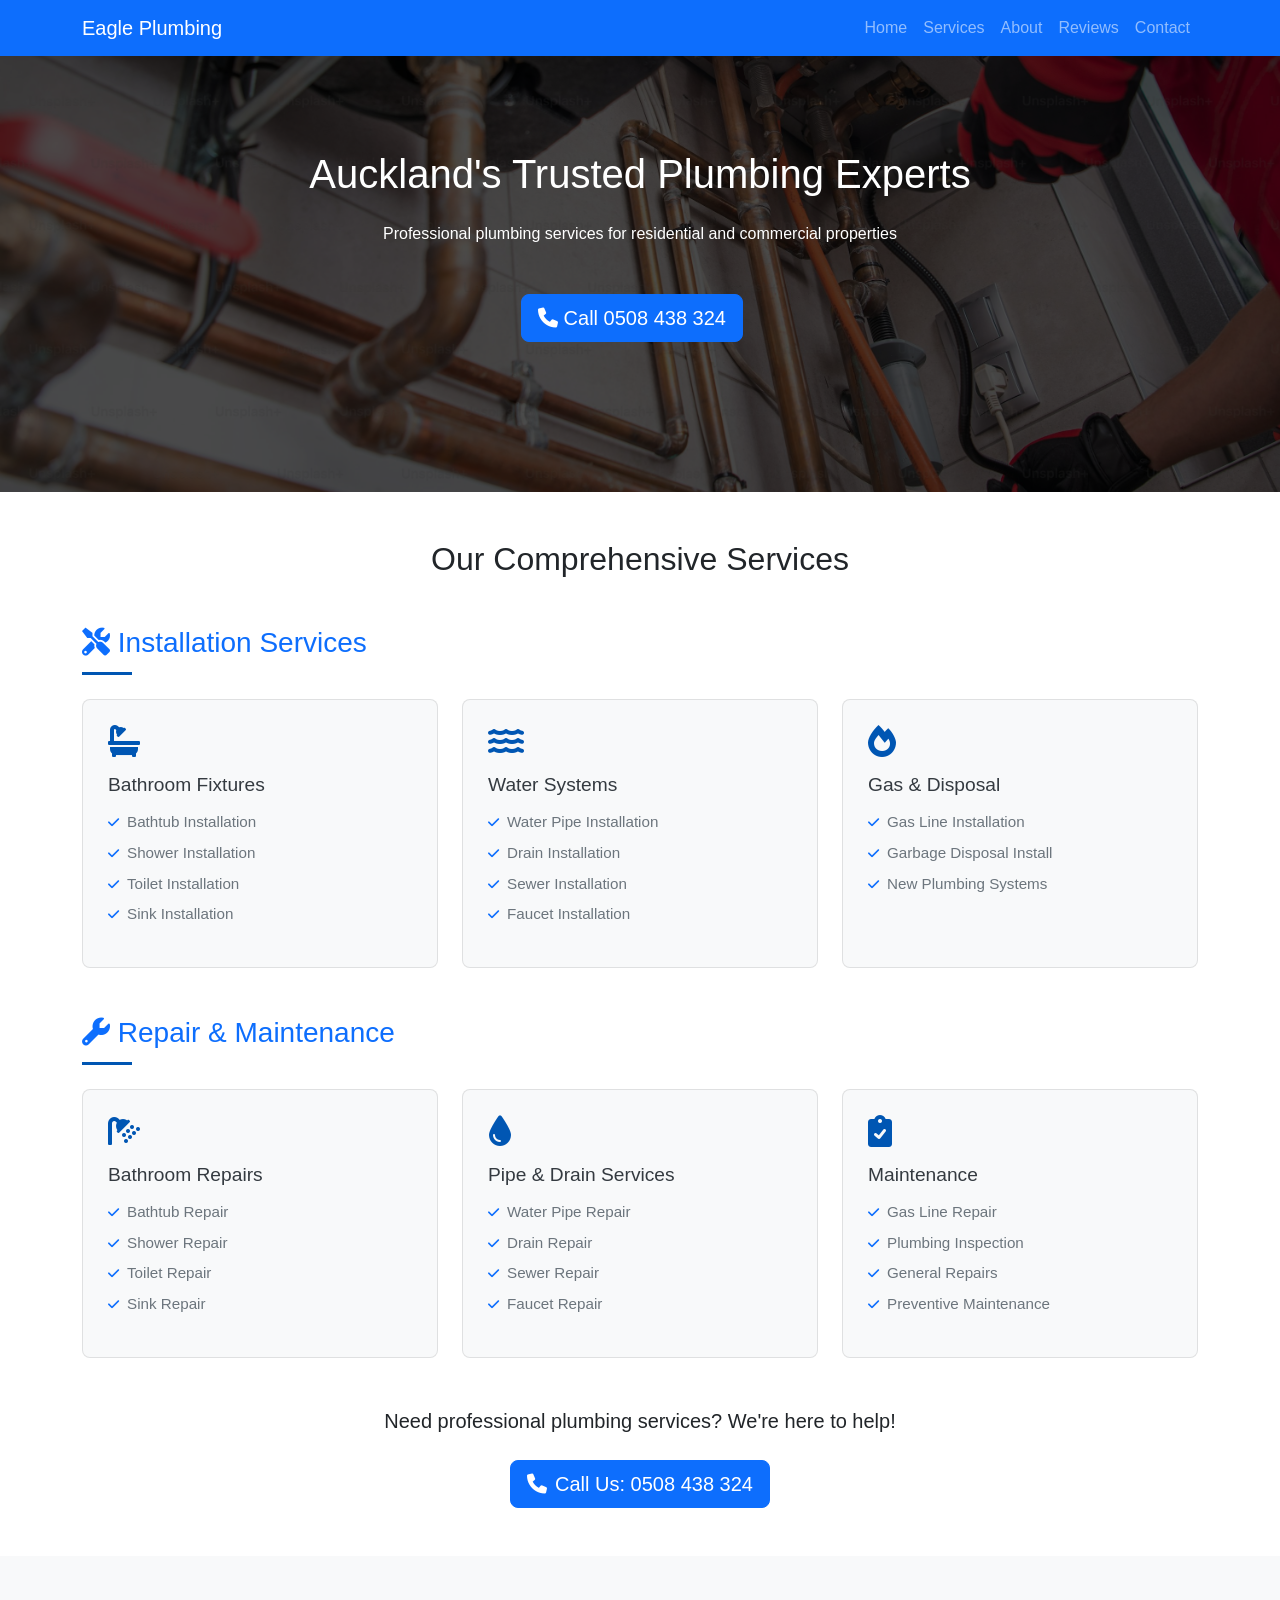
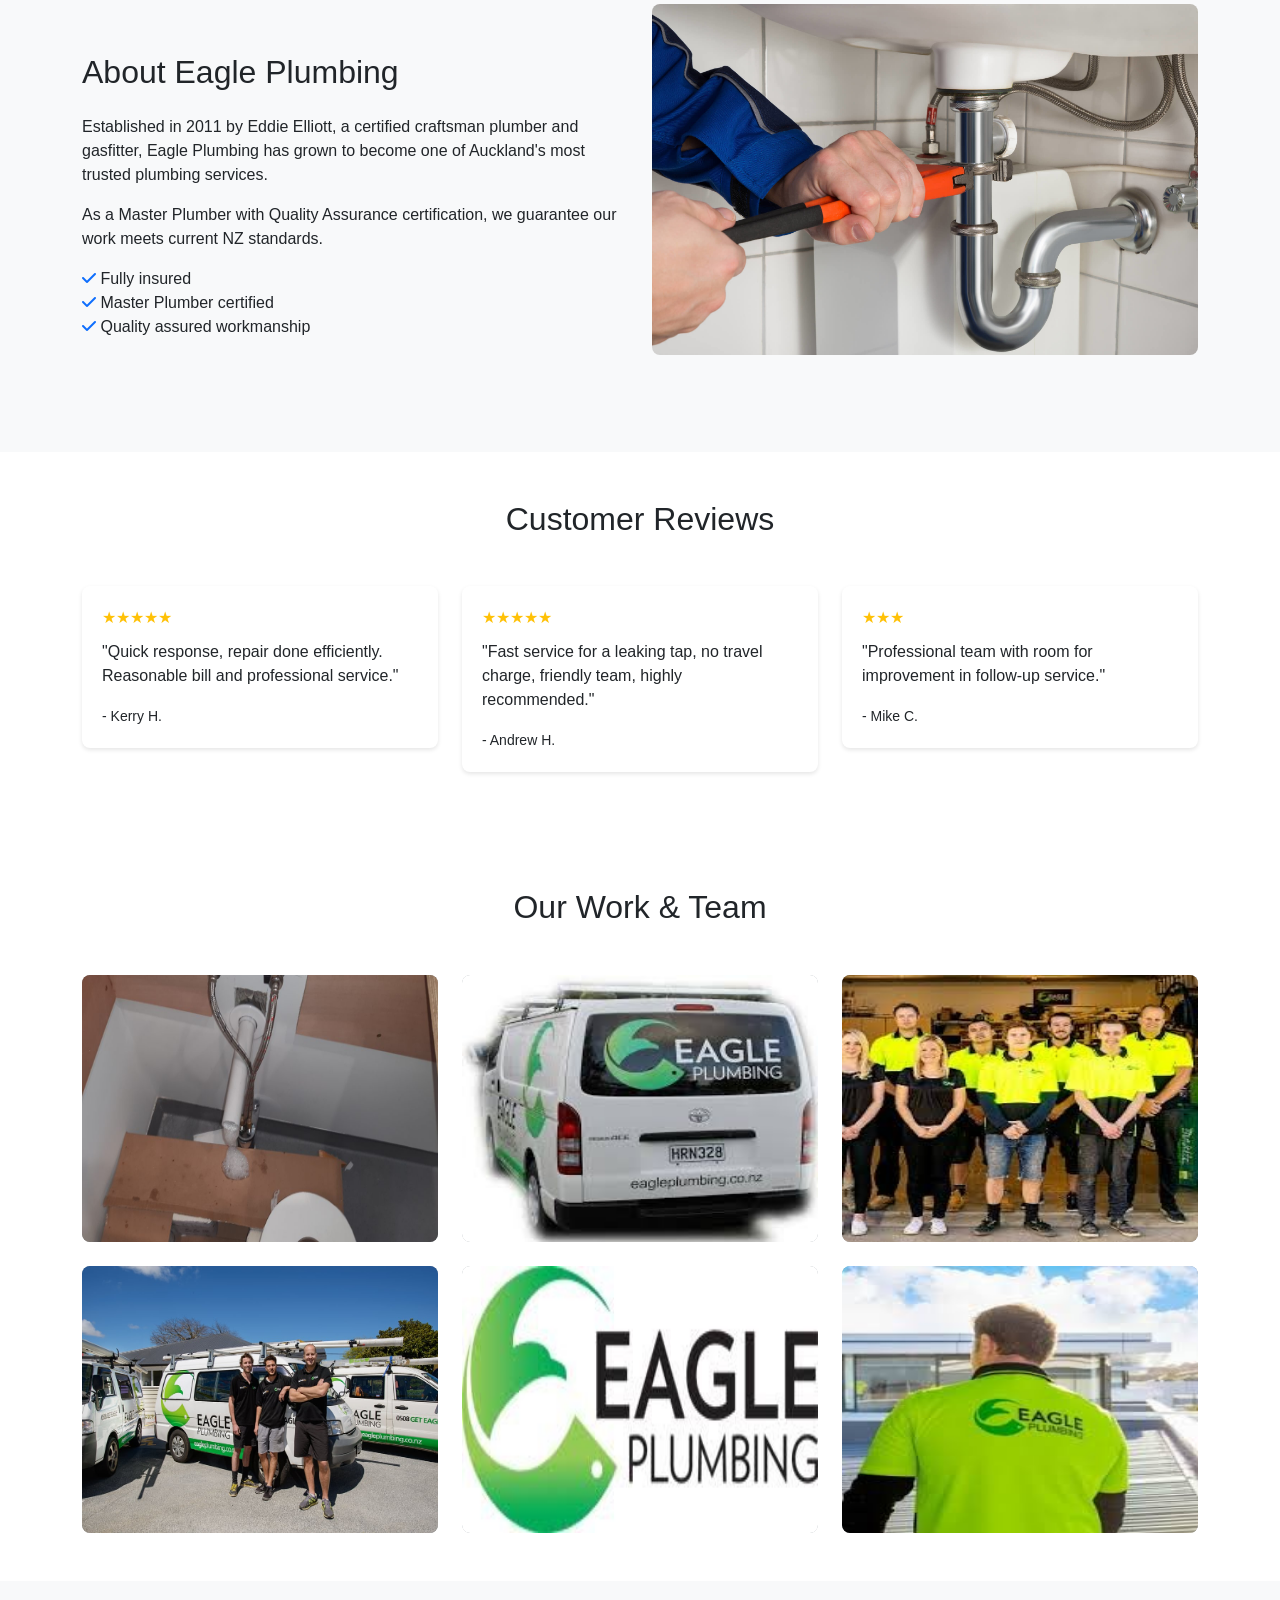
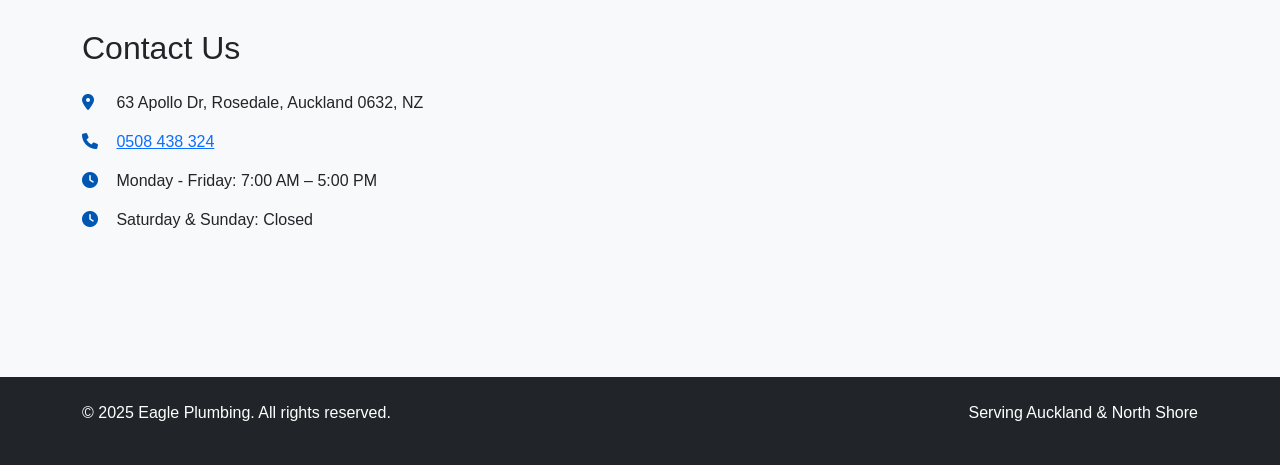
<file: eagle/index.html>
<!DOCTYPE html>
<html lang="en">
<head>
    <meta charset="UTF-8">
    <meta name="viewport" content="width=device-width, initial-scale=1.0">
    <title>Eagle Plumbing - Auckland's Trusted Plumbing Services</title>
    <!-- Bootstrap CSS -->
    <link href="https://cdn.jsdelivr.net/npm/bootstrap@5.3.0/dist/css/bootstrap.min.css" rel="stylesheet">
    <!-- Font Awesome -->
    <link href="https://cdnjs.cloudflare.com/ajax/libs/font-awesome/6.0.0/css/all.min.css" rel="stylesheet">
    <!-- Custom CSS -->
    <link href="css/style.css" rel="stylesheet">
</head>
<body>
    <!-- Navigation -->
    <nav class="navbar navbar-expand-lg navbar-dark bg-primary sticky-top">
        <div class="container">
            <a class="navbar-brand" href="#">
                Eagle Plumbing
            </a>
            <button class="navbar-toggler" type="button" data-bs-toggle="collapse" data-bs-target="#navbarNav">
                <span class="navbar-toggler-icon"></span>
            </button>
            <div class="collapse navbar-collapse" id="navbarNav">
                <ul class="navbar-nav ms-auto">
                    <li class="nav-item"><a class="nav-link" href="#home">Home</a></li>
                    <li class="nav-item"><a class="nav-link" href="#services">Services</a></li>
                    <li class="nav-item"><a class="nav-link" href="#about">About</a></li>
                    <li class="nav-item"><a class="nav-link" href="#reviews">Reviews</a></li>
                    <li class="nav-item"><a class="nav-link" href="#contact">Contact</a></li>
                </ul>
            </div>
        </div>
    </nav>

    <!-- Hero Section -->
    <header id="home" class="hero-section text-white text-center">
        <div class="overlay"></div>
        <div class="container">
            <div class="row">
                <div class="col-lg-12">
                    <h1 class="mb-4">Auckland's Trusted Plumbing Experts</h1>
                    <p class="mb-5">Professional plumbing services for residential and commercial properties</p>
                    <a href="tel:0508438324" class="btn btn-primary btn-lg me-3">
                        <i class="fas fa-phone"></i> Call 0508 438 324
                    </a>
                </div>
            </div>
        </div>
    </header>

    <!-- Services Section -->
    <section id="services" class="py-5">
        <div class="container">
            <h2 class="text-center mb-5">Our Comprehensive Services</h2>
            
            <!-- Installation Services -->
            <div class="service-category mb-5">
                <h3 class="text-primary mb-4"><i class="fas fa-tools"></i> Installation Services</h3>
                <div class="row g-4">
                    <div class="col-md-4">
                        <div class="service-card">
                            <i class="fas fa-bath fa-2x mb-3"></i>
                            <h4>Bathroom Fixtures</h4>
                            <ul class="list-unstyled">
                                <li><i class="fas fa-check text-primary me-2"></i>Bathtub Installation</li>
                                <li><i class="fas fa-check text-primary me-2"></i>Shower Installation</li>
                                <li><i class="fas fa-check text-primary me-2"></i>Toilet Installation</li>
                                <li><i class="fas fa-check text-primary me-2"></i>Sink Installation</li>
                            </ul>
                        </div>
                    </div>
                    <div class="col-md-4">
                        <div class="service-card">
                            <i class="fas fa-water fa-2x mb-3"></i>
                            <h4>Water Systems</h4>
                            <ul class="list-unstyled">
                                <li><i class="fas fa-check text-primary me-2"></i>Water Pipe Installation</li>
                                <li><i class="fas fa-check text-primary me-2"></i>Drain Installation</li>
                                <li><i class="fas fa-check text-primary me-2"></i>Sewer Installation</li>
                                <li><i class="fas fa-check text-primary me-2"></i>Faucet Installation</li>
                            </ul>
                        </div>
                    </div>
                    <div class="col-md-4">
                        <div class="service-card">
                            <i class="fas fa-fire fa-2x mb-3"></i>
                            <h4>Gas & Disposal</h4>
                            <ul class="list-unstyled">
                                <li><i class="fas fa-check text-primary me-2"></i>Gas Line Installation</li>
                                <li><i class="fas fa-check text-primary me-2"></i>Garbage Disposal Install</li>
                                <li><i class="fas fa-check text-primary me-2"></i>New Plumbing Systems</li>
                            </ul>
                        </div>
                    </div>
                </div>
            </div>

            <!-- Repair & Maintenance -->
            <div class="service-category mb-5">
                <h3 class="text-primary mb-4"><i class="fas fa-wrench"></i> Repair & Maintenance</h3>
                <div class="row g-4">
                    <div class="col-md-4">
                        <div class="service-card">
                            <i class="fas fa-shower fa-2x mb-3"></i>
                            <h4>Bathroom Repairs</h4>
                            <ul class="list-unstyled">
                                <li><i class="fas fa-check text-primary me-2"></i>Bathtub Repair</li>
                                <li><i class="fas fa-check text-primary me-2"></i>Shower Repair</li>
                                <li><i class="fas fa-check text-primary me-2"></i>Toilet Repair</li>
                                <li><i class="fas fa-check text-primary me-2"></i>Sink Repair</li>
                            </ul>
                        </div>
                    </div>
                    <div class="col-md-4">
                        <div class="service-card">
                            <i class="fas fa-tint fa-2x mb-3"></i>
                            <h4>Pipe & Drain Services</h4>
                            <ul class="list-unstyled">
                                <li><i class="fas fa-check text-primary me-2"></i>Water Pipe Repair</li>
                                <li><i class="fas fa-check text-primary me-2"></i>Drain Repair</li>
                                <li><i class="fas fa-check text-primary me-2"></i>Sewer Repair</li>
                                <li><i class="fas fa-check text-primary me-2"></i>Faucet Repair</li>
                            </ul>
                        </div>
                    </div>
                    <div class="col-md-4">
                        <div class="service-card">
                            <i class="fas fa-clipboard-check fa-2x mb-3"></i>
                            <h4>Maintenance</h4>
                            <ul class="list-unstyled">
                                <li><i class="fas fa-check text-primary me-2"></i>Gas Line Repair</li>
                                <li><i class="fas fa-check text-primary me-2"></i>Plumbing Inspection</li>
                                <li><i class="fas fa-check text-primary me-2"></i>General Repairs</li>
                                <li><i class="fas fa-check text-primary me-2"></i>Preventive Maintenance</li>
                            </ul>
                        </div>
                    </div>
                </div>
            </div>

            <!-- Call to Action -->
            <div class="text-center mt-5">
                <p class="lead mb-4">Need professional plumbing services? We're here to help!</p>
                <a href="tel:0508438324" class="btn btn-primary btn-lg">
                    <i class="fas fa-phone me-2"></i>Call Us: 0508 438 324
                </a>
            </div>
        </div>
    </section>

    <!-- About Section -->
    <section id="about" class="py-5 bg-light">
        <div class="container">
            <div class="row align-items-center">
                <div class="col-lg-6">
                    <h2 class="mb-4">About Eagle Plumbing</h2>
                    <p>Established in 2011 by Eddie Elliott, a certified craftsman plumber and gasfitter, Eagle Plumbing has grown to become one of Auckland's most trusted plumbing services.</p>
                    <p>As a Master Plumber with Quality Assurance certification, we guarantee our work meets current NZ standards.</p>
                    <ul class="list-unstyled">
                        <li><i class="fas fa-check text-primary"></i> Fully insured</li>
                        <li><i class="fas fa-check text-primary"></i> Master Plumber certified</li>
                        <li><i class="fas fa-check text-primary"></i> Quality assured workmanship</li>
                    </ul>
                </div>
                <div class="col-lg-6">
                    <div class="about-image">
                        <!-- Placeholder for company image -->
                        <div class="bg-secondary" style="overflow: hidden; border-radius: 8px;">
                            <img src="images/plumb1.jpeg" alt="Eagle Plumbing Team" class="img-fluid">
                        </div>
                    </div>
                </div>
            </div>
        </div>
    </section>

    <!-- Reviews Section -->
    <section id="reviews" class="py-5">
        <div class="container">
            <h2 class="text-center mb-5">Customer Reviews</h2>
            <div class="row">
                <div class="col-lg-4">
                    <div class="review-card">
                        <div class="stars">★★★★★</div>
                        <p>"Quick response, repair done efficiently. Reasonable bill and professional service."</p>
                        <small>- Kerry H.</small>
                    </div>
                </div>
                <div class="col-lg-4">
                    <div class="review-card">
                        <div class="stars">★★★★★</div>
                        <p>"Fast service for a leaking tap, no travel charge, friendly team, highly recommended."</p>
                        <small>- Andrew H.</small>
                    </div>
                </div>
                <div class="col-lg-4">
                    <div class="review-card">
                        <div class="stars">★★★</div>
                        <p>"Professional team with room for improvement in follow-up service."</p>
                        <small>- Mike C.</small>
                    </div>
                </div>
            </div>
        </div>
    </section>

    <!-- Gallery Section -->
    <section id="gallery" class="py-5">
        <div class="container">
            <h2 class="text-center mb-5">Our Work & Team</h2>
            <div class="row g-4">
                <div class="col-md-4">
                    <div class="gallery-item">
                        <div class="gallery-overlay">
                            <h4>Quality Work</h4>
                            <p>Commercial and residential projects</p>
                        </div>
                        <div class="image-placeholder bg-secondary ratio ratio-4x3">
                            <img src="images/1.jpg" alt="Eagle Plumbing Team" class="img-fluid">
                        </div>
                    </div>
                </div>
                <div class="col-md-4">
                    <div class="gallery-item">
                        <div class="gallery-overlay">
                            <h4>Van</h4>
                            <p>Fully equipped service vans</p>
                        </div>
                        <div class="image-placeholder bg-secondary ratio ratio-4x3">
                            <img src="images/2.jpg" alt="Eagle Plumbing Team" class="img-fluid">
                        </div>
                    </div>
                </div>
                <div class="col-md-4">
                    <div class="gallery-item">
                        <div class="gallery-overlay">
                            <h4>Professional Team</h4>
                            <p>Our certified plumbers ready to serve</p>
                        </div>
                        <div class="image-placeholder bg-secondary ratio ratio-4x3">
                            <img src="images/3.jpg" alt="Eagle Plumbing Team" class="img-fluid">
                        </div>
                    </div>
                </div>
                <div class="col-md-4">
                    <div class="gallery-item">
                        <div class="gallery-overlay">
                            <h4>Professional Team</h4>
                            <p>Our certified plumbers ready to serve</p>
                        </div>
                        <div class="image-placeholder bg-secondary ratio ratio-4x3">
                            <img src="images/4.jpg" alt="Eagle Plumbing Team" class="img-fluid">
                        </div>
                    </div>
                </div>
                <div class="col-md-4">
                    <div class="gallery-item">
                        <div class="gallery-overlay">
                            <h4>Logo</h4>
                        </div>
                        <div class="image-placeholder bg-secondary ratio ratio-4x3">
                            <img src="images/5.jpg" alt="Eagle Plumbing Team" class="img-fluid">
                        </div>
                    </div>
                </div>
                <div class="col-md-4">
                    <div class="gallery-item">
                        <div class="gallery-overlay">
                            <h4>Quality Work</h4>
                            <p>Commercial and residential projects</p>
                        </div>
                        <div class="image-placeholder bg-secondary ratio ratio-4x3">
                            <img src="images/6.jpg" alt="Eagle Plumbing Team" class="img-fluid">
                        </div>
                    </div>
                </div>
            </div>
        </div>
    </section>

    <!-- Contact Section -->
    <section id="contact" class="py-5 bg-light">
        <div class="container">
            <div class="row">
                <div class="col-lg-6">
                    <h2 class="mb-4">Contact Us</h2>
                    <div class="contact-info">
                        <p><i class="fas fa-map-marker-alt"></i> 63 Apollo Dr, Rosedale, Auckland 0632, NZ</p>
                        <p><i class="fas fa-phone"></i> <a href="tel:0508438324">0508 438 324</a></p>
                        <p><i class="fas fa-clock"></i> Monday - Friday: 7:00 AM – 5:00 PM</p>
                        <p><i class="fas fa-clock"></i> Saturday & Sunday: Closed</p>
                    </div>
                </div>
                <div class="col-lg-6">
                    <div class="map-container">
                        <iframe 
                            src="https://www.google.com/maps/embed?pb=!1m18!1m12!1m3!1d!2d174.72634!3d-36.73898!2m3!1f0!2f0!3f0!3m2!1i1024!2i768!4f13.1!3m3!1m2!1s0x0%3A0x0!2zMzbCsDQ0JzIwLjMiUyAxNzTCsDQzJzM0LjgiRQ!5e0!3m2!1sen!2snz!4v1627282282283!5m2!1sen!2snz"
                            width="100%" 
                            height="100%" 
                            style="border:0;border-radius:8px;" 
                            allowfullscreen="" 
                            loading="lazy">
                        </iframe>
                    </div>
                </div>
            </div>
        </div>
    </section>

    <!-- Footer -->
    <footer class="bg-dark text-white py-4">
        <div class="container">
            <div class="row">
                <div class="col-md-6">
                    <p>&copy; 2025 Eagle Plumbing. All rights reserved.</p>
                </div>
                <div class="col-md-6 text-end">
                    <p>Serving Auckland & North Shore</p>
                </div>
            </div>
        </div>
    </footer>

    <!-- Scripts -->
    <script src="https://code.jquery.com/jquery-3.6.0.min.js"></script>
    <script src="https://cdn.jsdelivr.net/npm/bootstrap@5.3.0/dist/js/bootstrap.bundle.min.js"></script>
    <script src="js/main.js"></script>
</body>
</html>
</file>
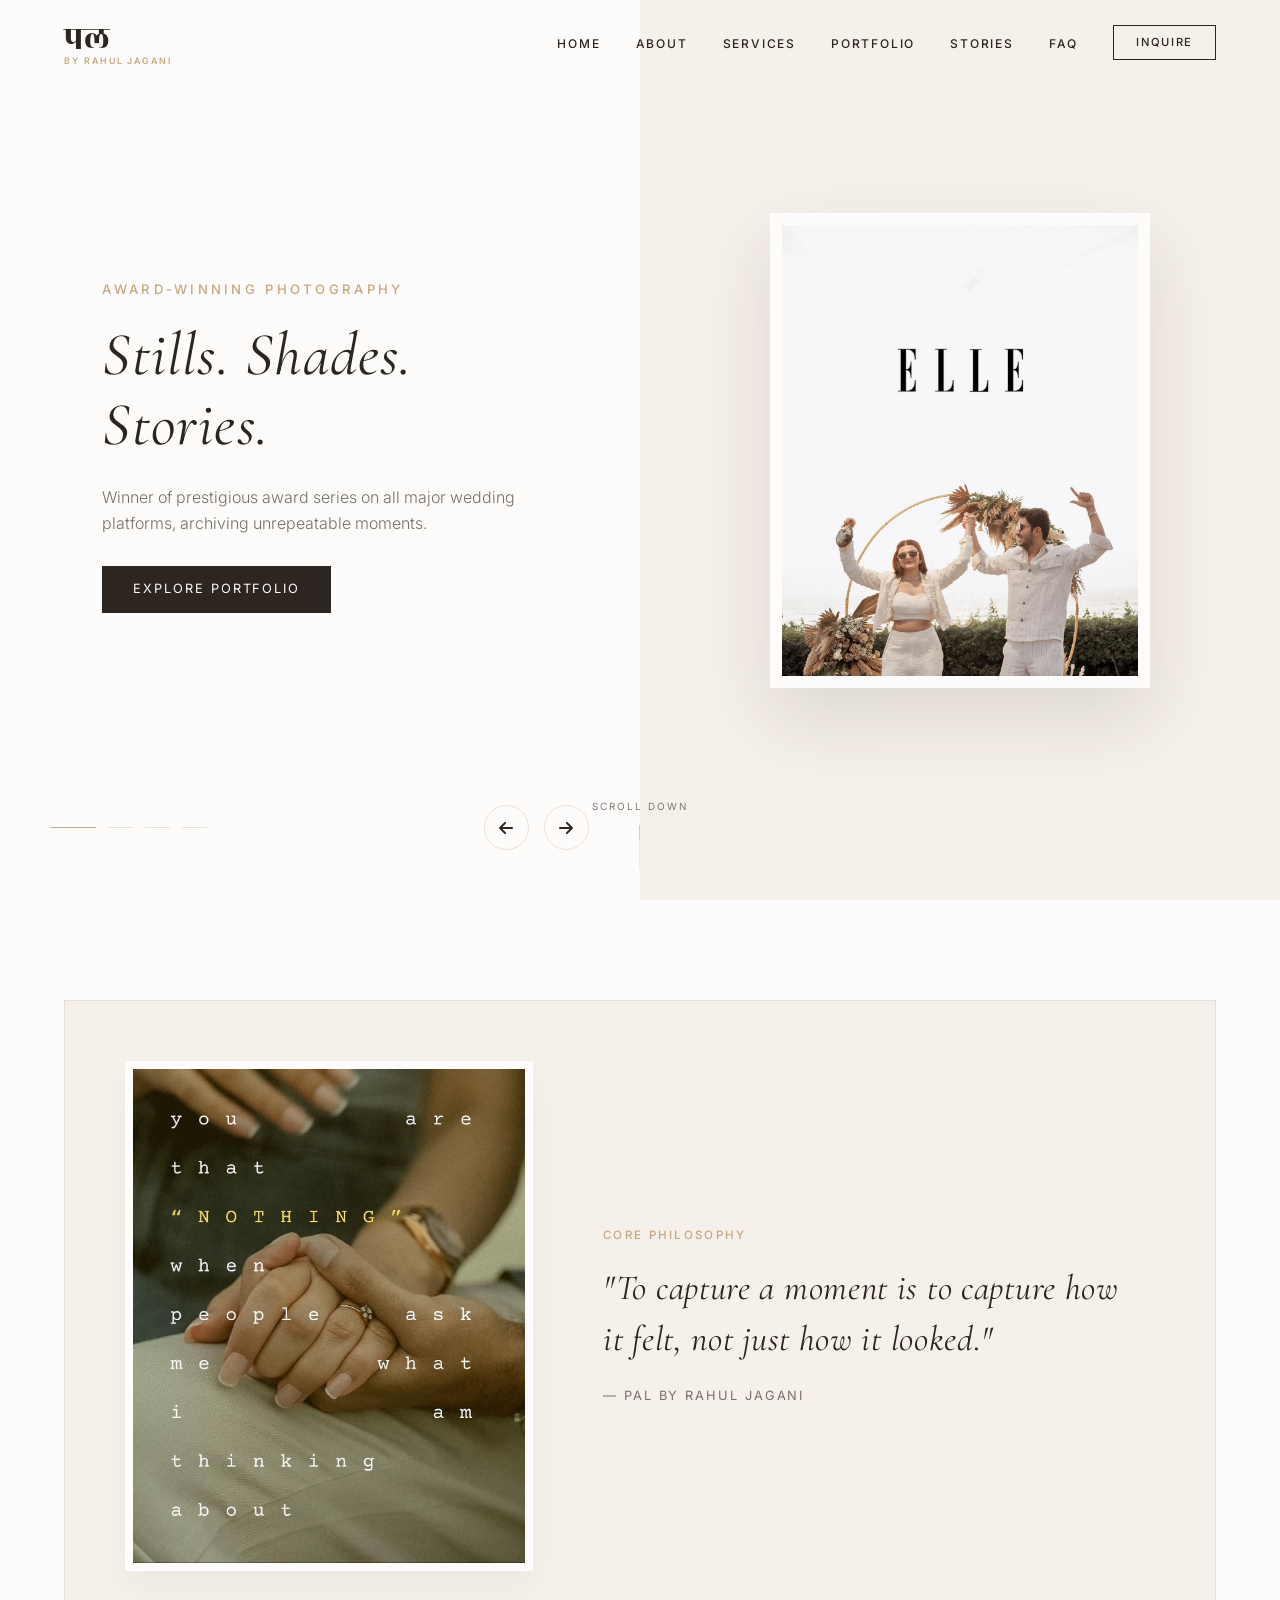
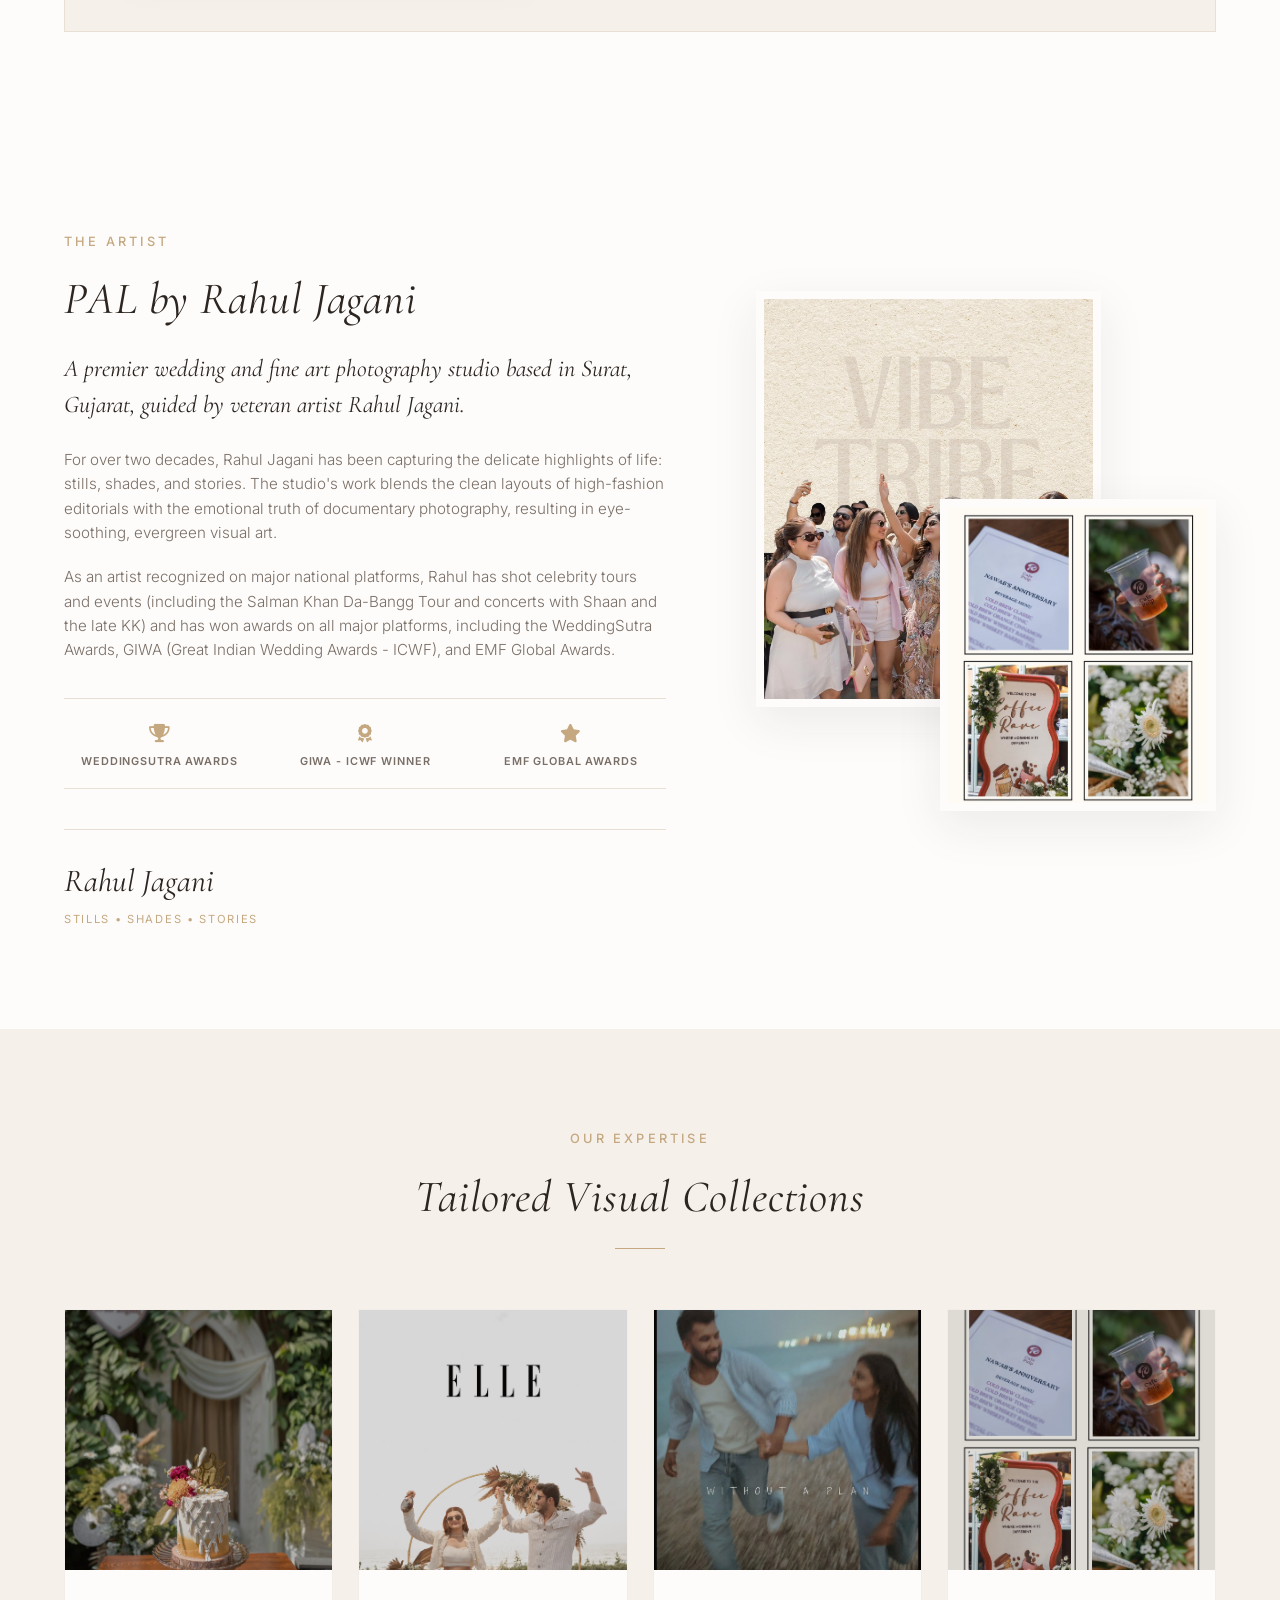
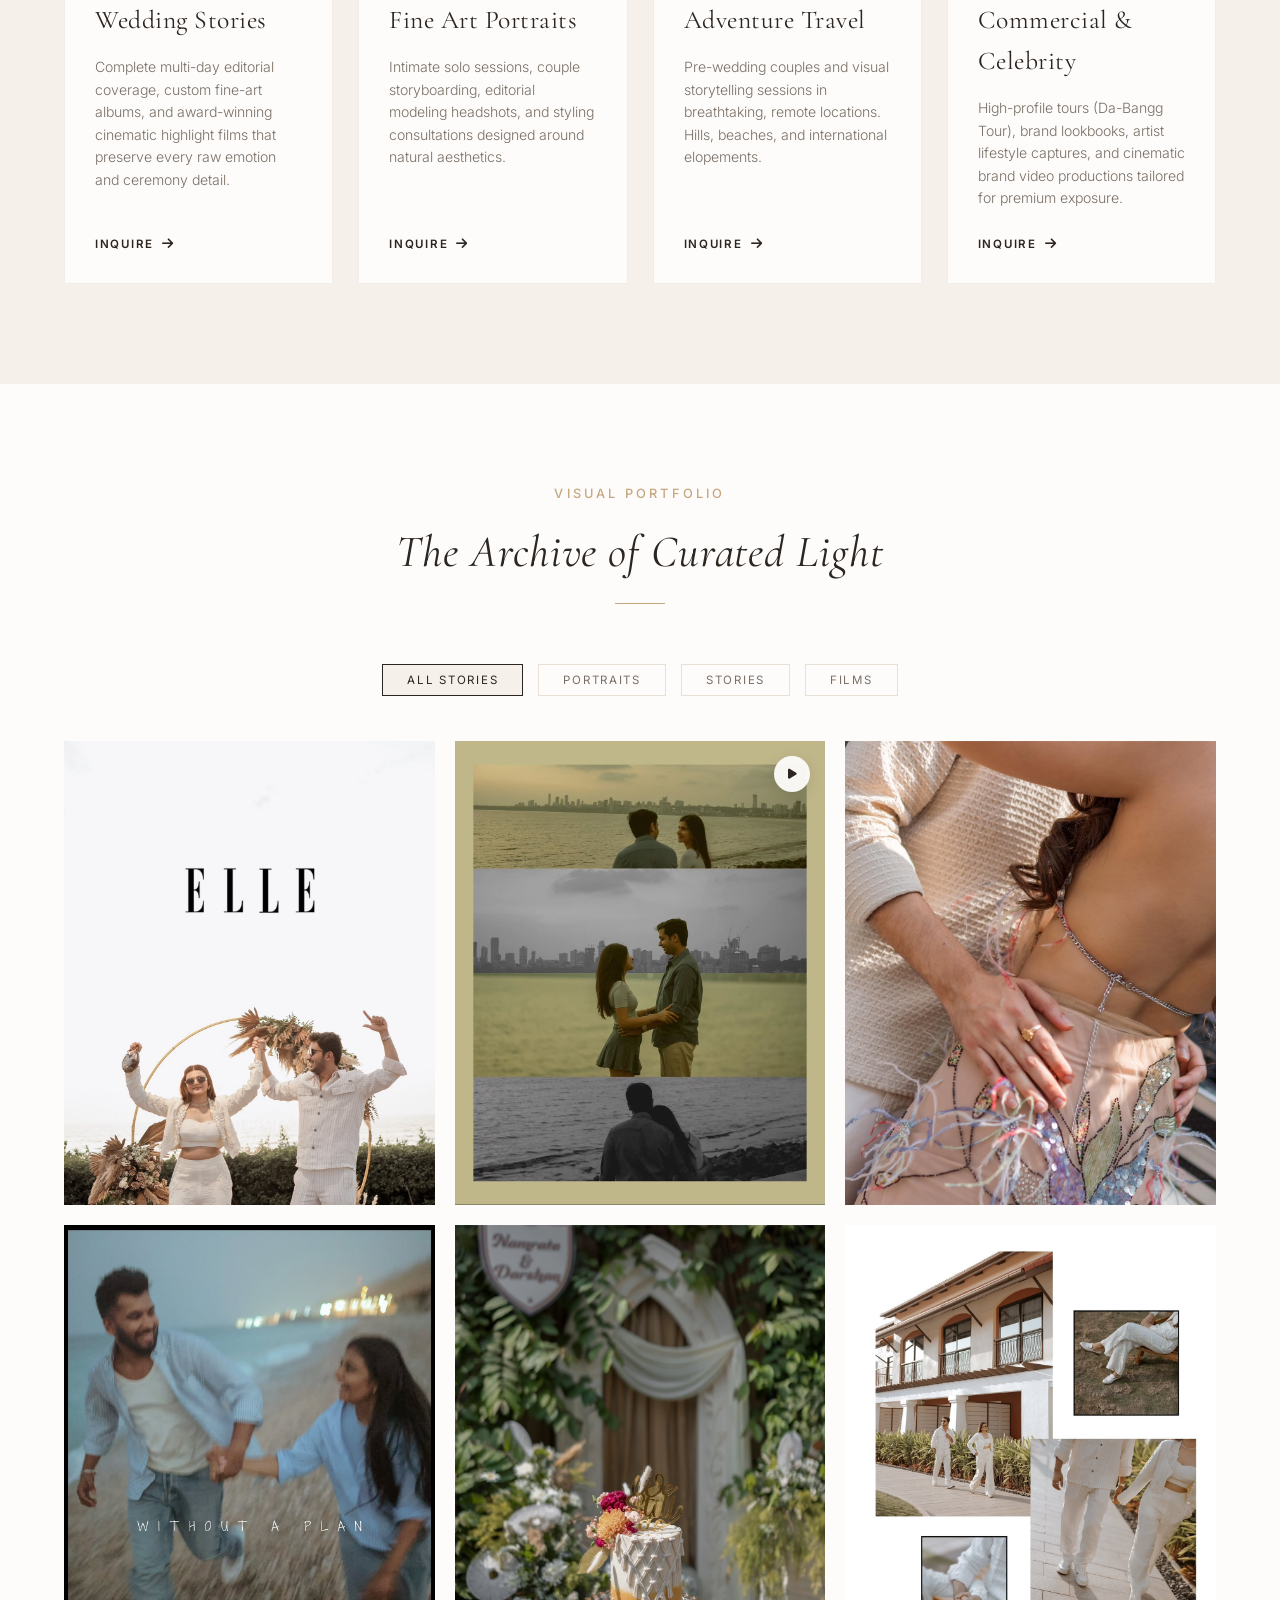
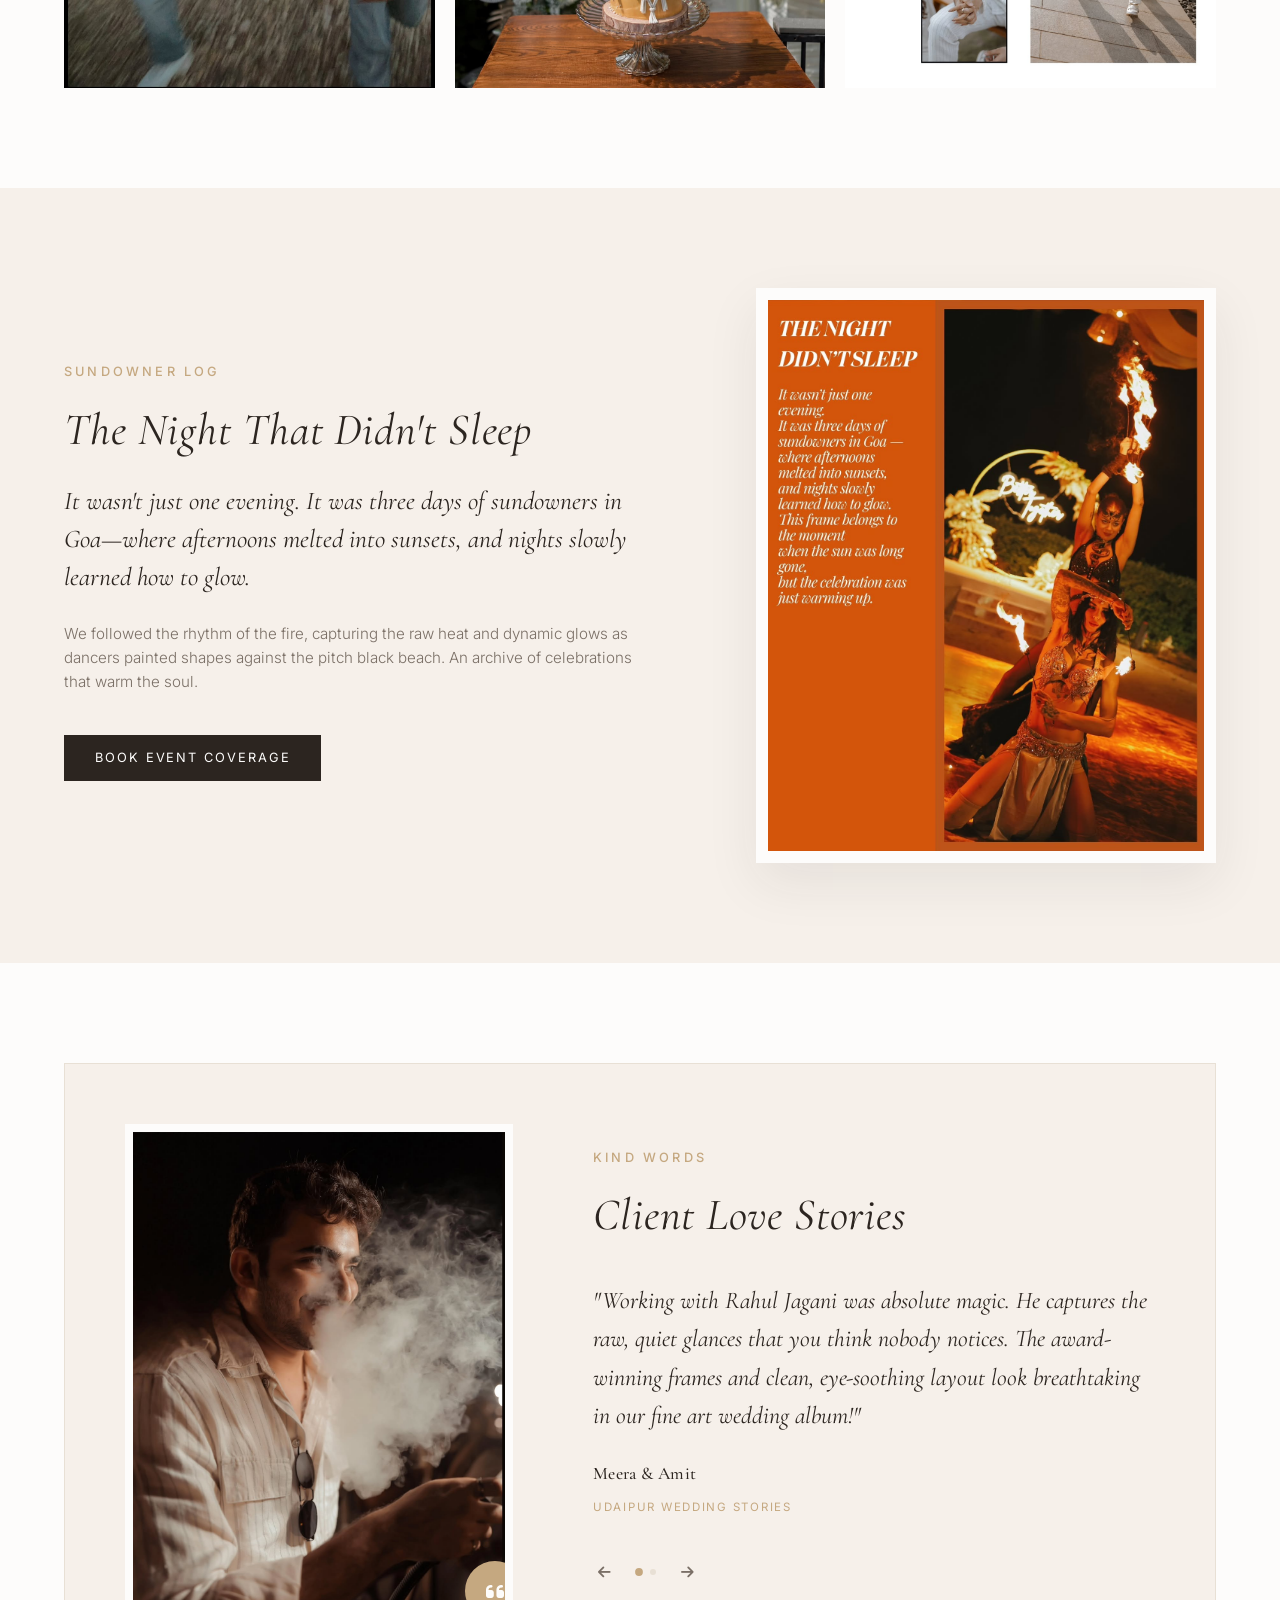
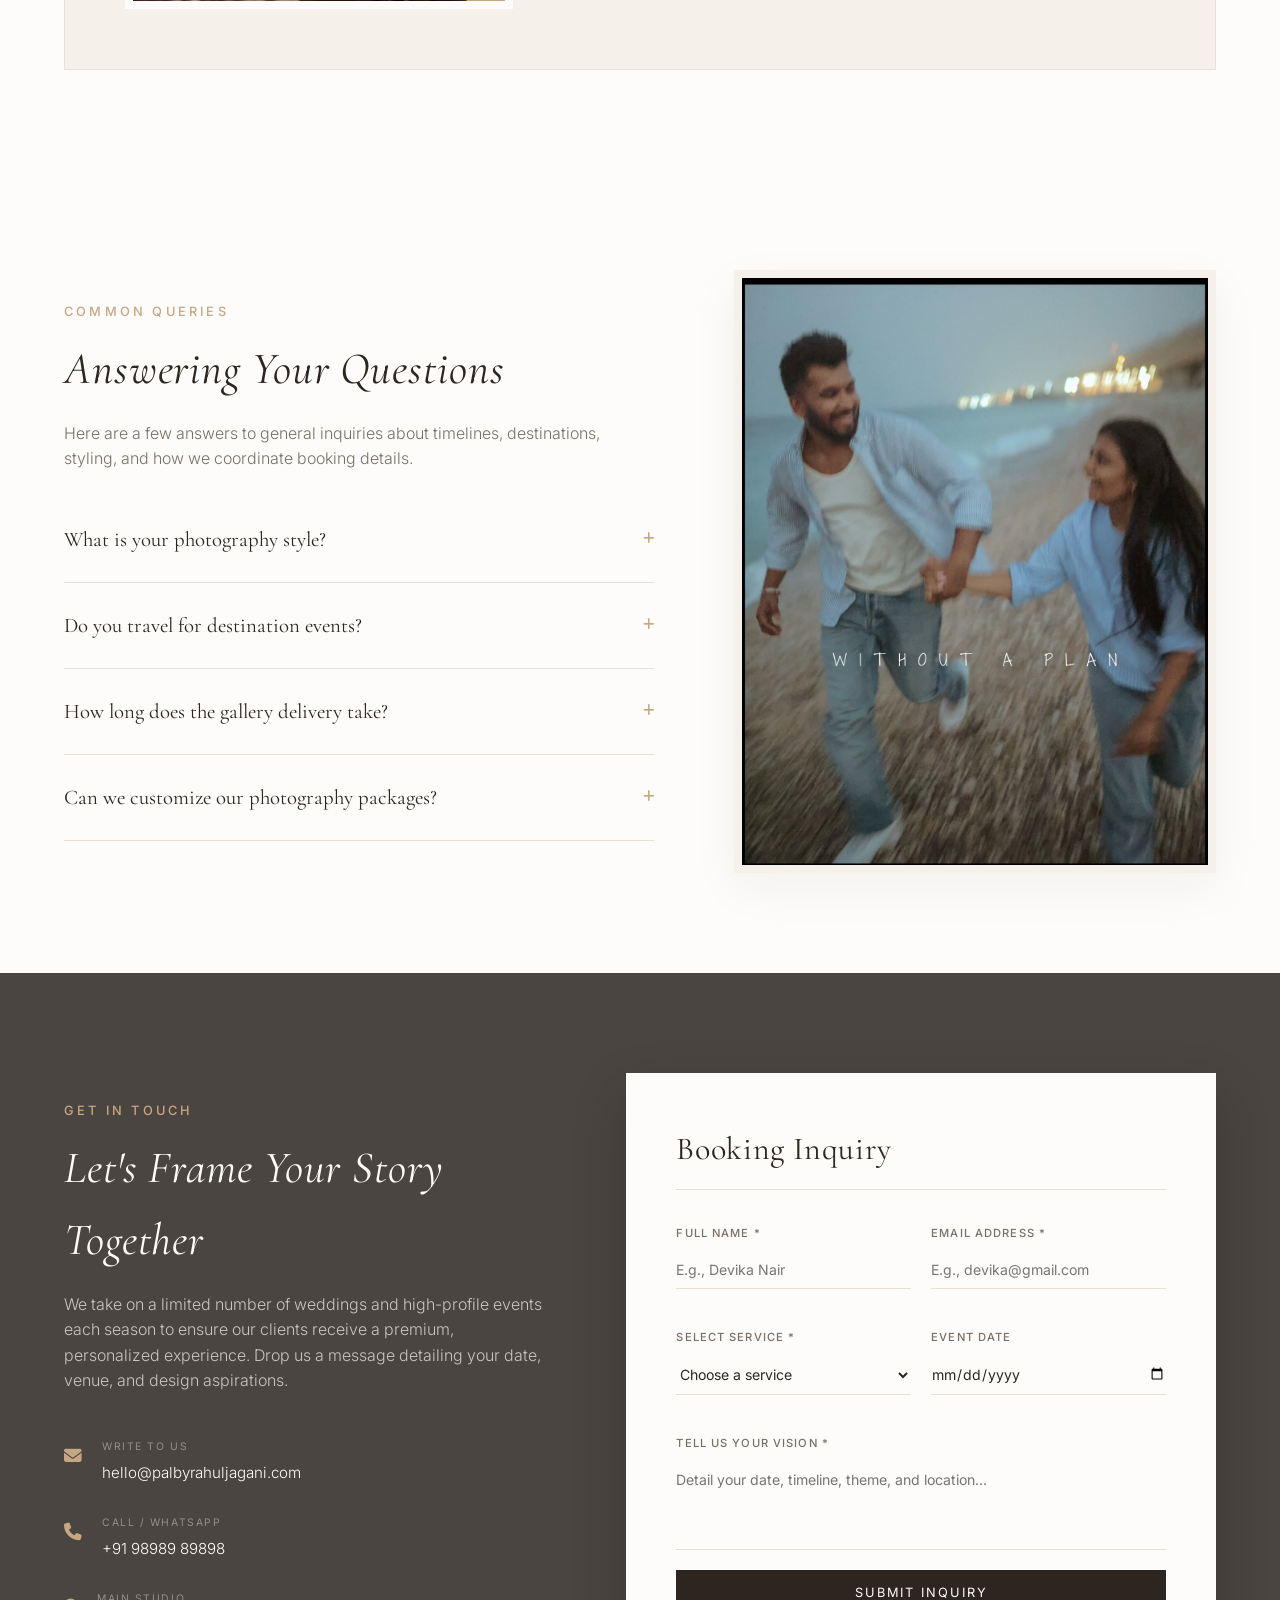
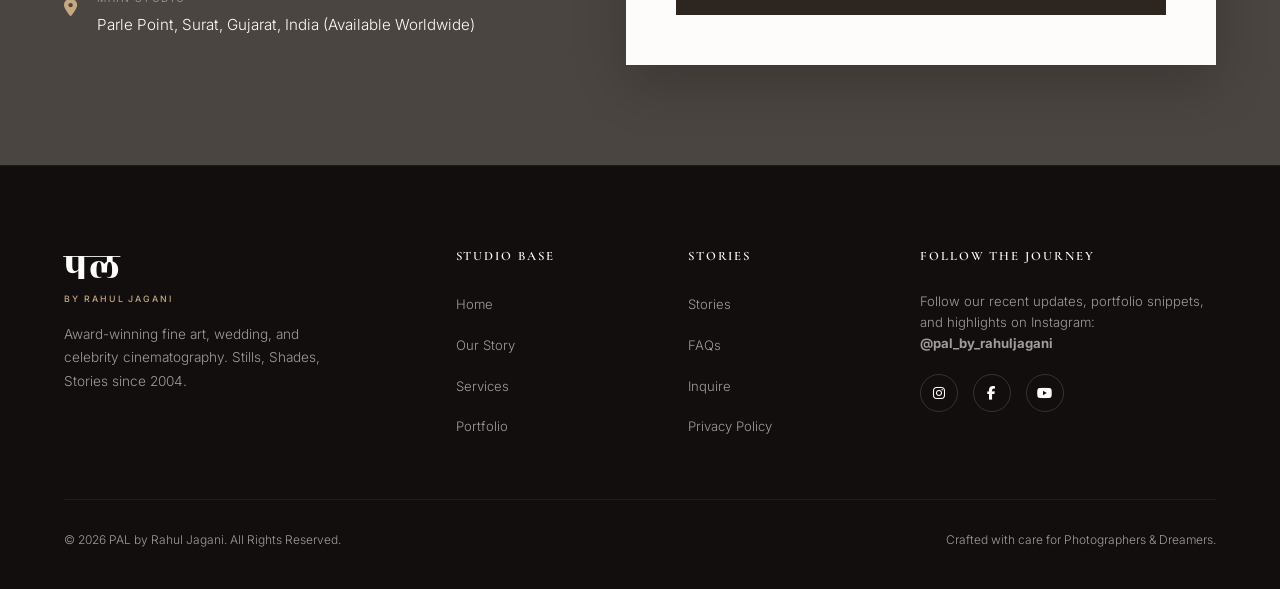
<file: pal-demo/index.html>
<!DOCTYPE html>
<html lang="en">
<head>
    <meta charset="UTF-8">
    <meta name="viewport" content="width=device-width, initial-scale=1.0">
    <meta name="description" content="PAL by Rahul Jagani - Award-Winning Wedding, Portrait, and Celebrity Photographer & Cinematographer based in Surat, Gujarat. Stills, Shades, Stories.">
    <title>PAL by Rahul Jagani | Award-Winning Stills, Shades, Stories</title>
    <!-- Fonts -->
    <link rel="preconnect" href="https://fonts.googleapis.com">
    <link rel="preconnect" href="https://fonts.gstatic.com" crossorigin>
    <link href="https://fonts.googleapis.com/css2?family=Cormorant+Garamond:ital,wght@0,300;0,400;0,500;0,600;0,700;1,300;1,400;1,500;1,600;1,700&family=Inter:wght@200;300;400;500;600;700&family=Rozha+One&display=swap" rel="stylesheet">
    <!-- FontAwesome for Icons -->
    <link rel="stylesheet" href="https://cdnjs.cloudflare.com/ajax/libs/font-awesome/6.4.0/css/all.min.css">
    <!-- Main Style Sheet -->
    <link rel="stylesheet" href="styles.css">
</head>
<body>

    <!-- Navigation Bar -->
    <nav class="navbar" id="navbar">
        <div class="nav-container">
            <a href="#" class="nav-logo">
                <span class="logo-main">पल</span>
                <span class="logo-sub">BY RAHUL JAGANI</span>
            </a>
            
            <ul class="nav-menu" id="nav-menu">
                <li class="nav-item"><a href="#home" class="nav-link">Home</a></li>
                <li class="nav-item"><a href="#about" class="nav-link">About</a></li>
                <li class="nav-item"><a href="#services" class="nav-link">Services</a></li>
                <li class="nav-item"><a href="#gallery" class="nav-link">Portfolio</a></li>
                <li class="nav-item"><a href="#editorial-stories" class="nav-link">Stories</a></li>
                <li class="nav-item"><a href="#faq" class="nav-link">FAQ</a></li>
                <li class="nav-item"><a href="#contact" class="btn-nav">Inquire</a></li>
            </ul>

            <div class="nav-toggle" id="nav-toggle">
                <span class="bar"></span>
                <span class="bar"></span>
                <span class="bar"></span>
            </div>
        </div>
    </nav>

    <!-- Mobile Nav Overlay -->
    <div class="mobile-nav-overlay" id="mobile-nav-overlay">
        <ul class="mobile-menu">
            <li><a href="#home" class="mobile-link">Home</a></li>
            <li><a href="#about" class="mobile-link">About</a></li>
            <li><a href="#services" class="mobile-link">Services</a></li>
            <li><a href="#gallery" class="mobile-link">Portfolio</a></li>
            <li><a href="#editorial-stories" class="mobile-link">Stories</a></li>
            <li><a href="#faq" class="mobile-link">FAQ</a></li>
            <li><a href="#contact" class="mobile-link btn-mobile-inquire">Inquire Now</a></li>
        </ul>
    </div>

    <!-- Hero Section with Split Screen Layout for Vertical Slides -->
    <section class="hero-section" id="home">
        <div class="hero-split-container">
            <!-- Left: Text content and Indicators -->
            <div class="hero-text-col">
                <div class="hero-text-content-wrapper">
                    <!-- Slide Texts (Dynamically activated by CSS class) -->
                    <div class="hero-text-item active" data-index="0">
                        <span class="hero-subtitle">Award-Winning Photography</span>
                        <h1 class="hero-title">Stills. Shades. Stories.</h1>
                        <p class="hero-description">Winner of prestigious award series on all major wedding platforms, archiving unrepeatable moments.</p>
                    </div>
                    <div class="hero-text-item" data-index="1">
                        <span class="hero-subtitle">Celebrity & High Profile</span>
                        <h1 class="hero-title">The Da-Bangg Tour & Icons</h1>
                        <p class="hero-description">Documenting major global concert stages, celebrity portfolios, and high-profile wedding events.</p>
                    </div>
                    <div class="hero-text-item" data-index="2">
                        <span class="hero-subtitle">Surat Studio Base</span>
                        <h1 class="hero-title">Artisan Storytelling</h1>
                        <p class="hero-description">Based out of Parle Point, Surat, creating eye-soothing, timeless wedding frames worldwide.</p>
                    </div>
                    <div class="hero-text-item" data-index="3">
                        <span class="hero-subtitle">Fine Art Details</span>
                        <h1 class="hero-title">Documentary Elegance</h1>
                        <p class="hero-description">Capturing raw glances, shadows, and the silent, authentic connections between lovers.</p>
                    </div>

                    <div class="hero-cta-box">
                        <a href="#gallery" class="btn-primary">Explore Portfolio</a>
                    </div>
                </div>

                <!-- Slider Controls at bottom left -->
                <div class="hero-controls-wrapper">
                    <div class="slider-indicators" id="slider-indicators">
                        <span class="indicator active" data-index="0"></span>
                        <span class="indicator" data-index="1"></span>
                        <span class="indicator" data-index="2"></span>
                        <span class="indicator" data-index="3"></span>
                    </div>
                    <div class="slider-nav">
                        <button class="slider-btn prev-btn" id="prev-slide" aria-label="Previous slide"><i class="fa-solid fa-arrow-left"></i></button>
                        <button class="slider-btn next-btn" id="next-slide" aria-label="Next slide"><i class="fa-solid fa-arrow-right"></i></button>
                    </div>
                </div>
            </div>

            <!-- Right: 4:5 Vertical Slide Frame -->
            <div class="hero-media-col">
                <div class="hero-frame-wrapper">
                    <div class="hero-slider" id="hero-slider">
                        <!-- Slide 1 -->
                        <div class="hero-slide active">
                            <div class="hero-image" style="background-image: url('images/elle.jpg');"></div>
                        </div>
                        <!-- Slide 2 -->
                        <div class="hero-slide">
                            <div class="hero-image" style="background-image: url('images/unscripted.jpg');"></div>
                        </div>
                        <!-- Slide 3 -->
                        <div class="hero-slide">
                            <div class="hero-image" style="background-image: url('images/scenary.jpg');"></div>
                        </div>
                        <!-- Slide 4 -->
                        <div class="hero-slide">
                            <div class="hero-image" style="background-image: url('images/a hug.jpg');"></div>
                        </div>
                    </div>
                </div>
            </div>
        </div>

        <!-- Scroll Indicator -->
        <div class="scroll-down">
            <span class="scroll-text">Scroll Down</span>
            <div class="scroll-line"></div>
        </div>
    </section>

    <!-- Photo Quote Break Section -->
    <section class="quote-section section-padding">
        <div class="container">
            <div class="quote-grid-card fade-in-element">
                <div class="quote-image-box">
                    <img src="images/quote.jpg" alt="Editorial quote overlay: holding hands details" loading="lazy">
                </div>
                <div class="quote-text-box">
                    <span class="quote-tag">Core Philosophy</span>
                    <h3 class="quote-display-title">"To capture a moment is to capture how it felt, not just how it looked."</h3>
                    <p class="quote-author">— PAL by Rahul Jagani</p>
                </div>
            </div>
        </div>
    </section>

    <!-- About Section -->
    <section class="about-section section-padding" id="about">
        <div class="container">
            <div class="about-grid">
                <!-- Text Content -->
                <div class="about-text-container fade-in-element">
                    <span class="section-subtitle">The Artist</span>
                    <h2 class="section-title">PAL by Rahul Jagani</h2>
                    <p class="about-lead">A premier wedding and fine art photography studio based in Surat, Gujarat, guided by veteran artist Rahul Jagani.</p>
                    <p class="about-body">For over two decades, Rahul Jagani has been capturing the delicate highlights of life: stills, shades, and stories. The studio's work blends the clean layouts of high-fashion editorials with the emotional truth of documentary photography, resulting in eye-soothing, evergreen visual art.</p>
                    <p class="about-body">As an artist recognized on major national platforms, Rahul has shot celebrity tours and events (including the Salman Khan Da-Bangg Tour and concerts with Shaan and the late KK) and has won awards on all major platforms, including the WeddingSutra Awards, GIWA (Great Indian Wedding Awards - ICWF), and EMF Global Awards.</p>
                    
                    <!-- Awards Badges Grid -->
                    <div class="awards-badge-grid">
                        <div class="badge-item">
                            <span class="badge-icon"><i class="fa-solid fa-trophy"></i></span>
                            <span class="badge-name">WeddingSutra Awards</span>
                        </div>
                        <div class="badge-item">
                            <span class="badge-icon"><i class="fa-solid fa-award"></i></span>
                            <span class="badge-name">GIWA - ICWF Winner</span>
                        </div>
                        <div class="badge-item">
                            <span class="badge-icon"><i class="fa-solid fa-star"></i></span>
                            <span class="badge-name">EMF Global Awards</span>
                        </div>
                    </div>

                    <div class="about-signature">
                        <div class="sig-name">Rahul Jagani</div>
                        <div class="sig-title">Stills • Shades • Stories</div>
                    </div>
                </div>

                <!-- Images Collage -->
                <div class="about-image-container fade-in-element">
                    <div class="image-collage">
                        <div class="collage-item main-img">
                            <img src="images/vibe tribe.jpg" alt="Outdoor couple laughing candidly" loading="lazy">
                        </div>
                        <div class="collage-item secondary-img">
                            <img src="images/cafe rave.jpg" alt="Candid cafe aesthetic" loading="lazy">
                        </div>
                    </div>
                </div>
            </div>
        </div>
    </section>

    <!-- Services Section -->
    <section class="services-section section-padding" id="services">
        <div class="container">
            <div class="section-header text-center">
                <span class="section-subtitle">Our Expertise</span>
                <h2 class="section-title">Tailored Visual Collections</h2>
                <div class="section-line"></div>
            </div>

            <div class="services-grid">
                <!-- Service Card 1 -->
                <div class="service-card fade-in-element">
                    <div class="service-img-wrapper">
                        <img src="images/the cake.jpg" alt="Wedding stories detailing cake" loading="lazy">
                        <div class="service-overlay"></div>
                    </div>
                    <div class="service-content">
                        <h3 class="service-title">Wedding Stories</h3>
                        <p class="service-desc">Complete multi-day editorial coverage, custom fine-art albums, and award-winning cinematic highlight films that preserve every raw emotion and ceremony detail.</p>
                        <span class="service-action">Inquire <i class="fa-solid fa-arrow-right"></i></span>
                    </div>
                </div>

                <!-- Service Card 2 -->
                <div class="service-card fade-in-element" style="animation-delay: 0.1s;">
                    <div class="service-img-wrapper">
                        <img src="images/elle.jpg" alt="Fine art portrait editorial" loading="lazy">
                        <div class="service-overlay"></div>
                    </div>
                    <div class="service-content">
                        <h3 class="service-title">Fine Art Portraits</h3>
                        <p class="service-desc">Intimate solo sessions, couple storyboarding, editorial modeling headshots, and styling consultations designed around natural aesthetics.</p>
                        <span class="service-action">Inquire <i class="fa-solid fa-arrow-right"></i></span>
                    </div>
                </div>

                <!-- Service Card 3 -->
                <div class="service-card fade-in-element" style="animation-delay: 0.2s;">
                    <div class="service-img-wrapper">
                        <img src="images/without a plan.jpg" alt="Adventure travel visual" loading="lazy">
                        <div class="service-overlay"></div>
                    </div>
                    <div class="service-content">
                        <h3 class="service-title">Adventure Travel</h3>
                        <p class="service-desc">Pre-wedding couples and visual storytelling sessions in breathtaking, remote locations. Hills, beaches, and international elopements.</p>
                        <span class="service-action">Inquire <i class="fa-solid fa-arrow-right"></i></span>
                    </div>
                </div>

                <!-- Service Card 4 -->
                <div class="service-card fade-in-element" style="animation-delay: 0.3s;">
                    <div class="service-img-wrapper">
                        <img src="images/cafe rave.jpg" alt="Commercial lifestyle visual" loading="lazy">
                        <div class="service-overlay"></div>
                    </div>
                    <div class="service-content">
                        <h3 class="service-title">Commercial & Celebrity</h3>
                        <p class="service-desc">High-profile tours (Da-Bangg Tour), brand lookbooks, artist lifestyle captures, and cinematic brand video productions tailored for premium exposure.</p>
                        <span class="service-action">Inquire <i class="fa-solid fa-arrow-right"></i></span>
                    </div>
                </div>
            </div>
        </div>
    </section>

    <!-- Portfolio Gallery Section (Mixed Media with 4:5 Instagram Ratios) -->
    <section class="gallery-section section-padding" id="gallery">
        <div class="container">
            <div class="section-header text-center">
                <span class="section-subtitle">Visual Portfolio</span>
                <h2 class="section-title">The Archive of Curated Light</h2>
                <div class="section-line"></div>
            </div>

            <!-- Filter Tabs -->
            <div class="gallery-filters fade-in-element">
                <button class="filter-tab active" data-filter="all">All Stories</button>
                <button class="filter-tab" data-filter="portraits">Portraits</button>
                <button class="filter-tab" data-filter="stories">Stories</button>
                <button class="filter-tab" data-filter="films">Films</button>
            </div>

            <!-- Gallery Grid with 4:5 vertical item blocks -->
            <div class="gallery-grid fade-in-element">
                <!-- Gallery Item 1 (Image) -->
                <div class="gallery-item item-portraits" data-src="images/elle.jpg" data-type="image" data-category="Portraits" data-title="Grace & Contours">
                    <div class="gallery-img-wrapper">
                        <img src="images/elle.jpg" alt="Elegant portrait photography" loading="lazy">
                        <div class="gallery-item-info">
                            <span class="item-cat">Portraits</span>
                            <h4 class="item-title">Grace & Contours</h4>
                            <span class="view-btn"><i class="fa-solid fa-expand"></i></span>
                        </div>
                    </div>
                </div>

                <!-- Gallery Item 2 (Mixed Media Video & Image) -->
                <div class="gallery-item item-films" data-src="images/nothin.mp4" data-type="video" data-poster="images/nothin.jpg" data-category="Films" data-title="Nothin' Else Matters">
                    <div class="gallery-img-wrapper">
                        <!-- Shows image poster initially, on hover plays inline video (handled by JS/CSS) -->
                        <img src="images/nothin.jpg" alt="Marine Drive couple frame" class="gallery-poster-img" loading="lazy">
                        <video src="images/nothin.mp4" class="gallery-hover-video" muted loop playsinline></video>
                        <span class="media-badge-icon"><i class="fa-solid fa-play"></i></span>
                        <div class="gallery-item-info">
                            <span class="item-cat">Films / Stories</span>
                            <h4 class="item-title">Nothin' Else Matters</h4>
                            <span class="view-btn"><i class="fa-solid fa-expand"></i></span>
                        </div>
                    </div>
                </div>

                <!-- Gallery Item 3 (Image) -->
                <div class="gallery-item item-stories" data-src="images/a hug.jpg" data-type="image" data-category="Stories" data-title="The Softness of a Hug">
                    <div class="gallery-img-wrapper">
                        <img src="images/a hug.jpg" alt="Intimate embrace photography" loading="lazy">
                        <div class="gallery-item-info">
                            <span class="item-cat">Stories</span>
                            <h4 class="item-title">The Softness of a Hug</h4>
                            <span class="view-btn"><i class="fa-solid fa-expand"></i></span>
                        </div>
                    </div>
                </div>

                <!-- Gallery Item 4 (Image) -->
                <div class="gallery-item item-stories" data-src="images/without a plan.jpg" data-type="image" data-category="Stories" data-title="Into the Deep Green">
                    <div class="gallery-img-wrapper">
                        <img src="images/without a plan.jpg" alt="Deep green forest photography" loading="lazy">
                        <div class="gallery-item-info">
                            <span class="item-cat">Stories</span>
                            <h4 class="item-title">Into the Deep Green</h4>
                            <span class="view-btn"><i class="fa-solid fa-expand"></i></span>
                        </div>
                    </div>
                </div>

                <!-- Gallery Item 5 (Image) -->
                <div class="gallery-item item-stories" data-src="images/the cake.jpg" data-type="image" data-category="Stories" data-title="Delicate Ceremonial Crust">
                    <div class="gallery-img-wrapper">
                        <img src="images/the cake.jpg" alt="Wedding cake detail photography" loading="lazy">
                        <div class="gallery-item-info">
                            <span class="item-cat">Stories</span>
                            <h4 class="item-title">Delicate Ceremonial Crust</h4>
                            <span class="view-btn"><i class="fa-solid fa-expand"></i></span>
                        </div>
                    </div>
                </div>

                <!-- Gallery Item 6 (Image) -->
                <div class="gallery-item item-portraits" data-src="images/mashup.jpg" data-type="image" data-category="Portraits" data-title="A Mashup of Shadows">
                    <div class="gallery-img-wrapper">
                        <img src="images/mashup.jpg" alt="Portrait lighting mashup" loading="lazy">
                        <div class="gallery-item-info">
                            <span class="item-cat">Portraits</span>
                            <h4 class="item-title">A Mashup of Shadows</h4>
                            <span class="view-btn"><i class="fa-solid fa-expand"></i></span>
                        </div>
                    </div>
                </div>
            </div>
        </div>
    </section>

    <!-- Editorial Stories Break (Featuring Goa fire dancers quote2.jpg) -->
    <section class="editorial-story-section section-padding" id="editorial-stories">
        <div class="container">
            <div class="editorial-split-card fade-in-element">
                <div class="editorial-text-col">
                    <span class="section-subtitle">Sundowner Log</span>
                    <h2 class="section-title">The Night That Didn't Sleep</h2>
                    <p class="story-desc">It wasn't just one evening. It was three days of sundowners in Goa—where afternoons melted into sunsets, and nights slowly learned how to glow.</p>
                    <p class="story-detail">We followed the rhythm of the fire, capturing the raw heat and dynamic glows as dancers painted shapes against the pitch black beach. An archive of celebrations that warm the soul.</p>
                    <a href="#contact" class="btn-primary">Book Event Coverage</a>
                </div>
                <div class="editorial-image-col">
                    <div class="story-img-wrapper">
                        <img src="images/quote2.jpg" alt="Goa fire dancers performance text card" loading="lazy">
                    </div>
                </div>
            </div>
        </div>
    </section>

    <!-- Testimonials Slider Section -->
    <section class="testimonial-section section-padding">
        <div class="container">
            <div class="testimonial-container fade-in-element">
                <div class="testimonial-grid">
                    <!-- Left: Profile image slot -->
                    <div class="testi-image-col">
                        <div class="testi-img-wrapper">
                            <!-- Image changes dynamically based on active testimonial -->
                            <img src="images/client1.jpg" alt="Testimonial client profile" id="testi-profile-img" loading="lazy">
                            <span class="testi-quote-icon"><i class="fa-solid fa-quote-left"></i></span>
                        </div>
                    </div>
                    <!-- Right: Review Text -->
                    <div class="testi-content-col">
                        <span class="section-subtitle">Kind Words</span>
                        <h2 class="section-title">Client Love Stories</h2>
                        
                        <div class="testimonial-slider-wrapper">
                            <!-- Testimonial Item 1 -->
                            <div class="testi-item active" data-img="images/client1.jpg">
                                <p class="testi-text">"Working with Rahul Jagani was absolute magic. He captures the raw, quiet glances that you think nobody notices. The award-winning frames and clean, eye-soothing layout look breathtaking in our fine art wedding album!"</p>
                                <div class="testi-author">
                                    <h4 class="author-name">Meera & Amit</h4>
                                    <span class="author-location">Udaipur Wedding Stories</span>
                                </div>
                            </div>
                            <!-- Testimonial Item 2 -->
                            <div class="testi-item" data-img="images/client-2.jpg">
                                <p class="testi-text">"The fine art portraits and concert coverages are visual poetry. Rahul plays with light and shadows in a way that is truly evergreen. Highly professional, and recognized for a reason!"</p>
                                <div class="testi-author">
                                    <h4 class="author-name">Sara & Kabir</h4>
                                    <span class="author-location">Editorial Portrait Shoot</span>
                                </div>
                            </div>
                        </div>

                        <!-- Testimonial Controls -->
                        <div class="testi-controls">
                            <button class="testi-btn" id="prev-testi" aria-label="Previous Testimonial"><i class="fa-solid fa-arrow-left"></i></button>
                            <div class="testi-dots" id="testi-dots">
                                <span class="testi-dot active" data-index="0"></span>
                                <span class="testi-dot" data-index="1"></span>
                            </div>
                            <button class="testi-btn" id="next-testi" aria-label="Next Testimonial"><i class="fa-solid fa-arrow-right"></i></button>
                        </div>
                    </div>
                </div>
            </div>
        </div>
    </section>

    <!-- FAQ Section -->
    <section class="faq-section section-padding" id="faq">
        <div class="container">
            <div class="faq-grid">
                <!-- FAQ Accordion Left -->
                <div class="faq-accordion-col fade-in-element">
                    <span class="section-subtitle">Common Queries</span>
                    <h2 class="section-title">Answering Your Questions</h2>
                    <p class="faq-intro">Here are a few answers to general inquiries about timelines, destinations, styling, and how we coordinate booking details.</p>
                    
                    <div class="accordion-container">
                        <!-- Accordion Item 1 -->
                        <div class="accordion-item">
                            <button class="accordion-trigger">
                                <span>What is your photography style?</span>
                                <i class="fa-solid fa-plus icon"></i>
                            </button>
                            <div class="accordion-content">
                                <p>Our style is a curated blend of fine-art editorial and organic storytelling—stills, shades, and stories. We prioritize soft, natural light, warm beige/ivory tone palettes, and focus on capturing candid expressions rather than highly posed standard frames.</p>
                            </div>
                        </div>

                        <!-- Accordion Item 2 -->
                        <div class="accordion-item">
                            <button class="accordion-trigger">
                                <span>Do you travel for destination events?</span>
                                <i class="fa-solid fa-plus icon"></i>
                            </button>
                            <div class="accordion-content">
                                <p>Yes, absolutely. We love shooting in unfamiliar territories. We regularly shoot in Surat, Udaipur, Goa, Mumbai, and are available for international celebrity bookings. Travel and accommodation fees are calculated based on the location details.</p>
                            </div>
                        </div>

                        <!-- Accordion Item 3 -->
                        <div class="accordion-item">
                            <button class="accordion-trigger">
                                <span>How long does the gallery delivery take?</span>
                                <i class="fa-solid fa-plus icon"></i>
                            </button>
                            <div class="accordion-content">
                                <p>We send a sneak-peek gallery of 15-20 images within 7 days of the shoot. The complete edited high-resolution digital archive is typically delivered via a private link within 4 to 6 weeks, depending on the project scope.</p>
                            </div>
                        </div>

                        <!-- Accordion Item 4 -->
                        <div class="accordion-item">
                            <button class="accordion-trigger">
                                <span>Can we customize our photography packages?</span>
                                <i class="fa-solid fa-plus icon"></i>
                            </button>
                            <div class="accordion-content">
                                <p>Yes. Every individual and couple has a unique narrative. During our onboarding call, we go over booking structures and curate custom-tailored deliverables, hourly schedules, and album configurations to suit you perfectly.</p>
                            </div>
                        </div>
                    </div>
                </div>

                <!-- FAQ Side Image Right -->
                <div class="faq-image-col fade-in-element">
                    <div class="faq-img-wrapper">
                        <img src="images/without a plan.jpg" alt="Deep green pine forest" loading="lazy">
                    </div>
                </div>
            </div>
        </div>
    </section>

    <!-- Inquiry / Contact Section -->
    <section class="contact-section section-padding" id="contact">
        <div class="contact-bg-wrapper" style="background-image: url('images/scenary.jpg');">
            <div class="contact-overlay"></div>
            <div class="container contact-container">
                <div class="contact-grid">
                    <!-- Contact Details Left -->
                    <div class="contact-info-col fade-in-element">
                        <span class="section-subtitle light-subtitle">Get In Touch</span>
                        <h2 class="section-title light-title">Let's Frame Your Story Together</h2>
                        <p class="contact-desc">We take on a limited number of weddings and high-profile events each season to ensure our clients receive a premium, personalized experience. Drop us a message detailing your date, venue, and design aspirations.</p>
                        
                        <div class="info-list">
                            <div class="info-item">
                                <span class="info-icon"><i class="fa-solid fa-envelope"></i></span>
                                <div class="info-details">
                                    <span class="info-label">Write to Us</span>
                                    <a href="mailto:hello@palbyrahuljagani.com" class="info-link">hello@palbyrahuljagani.com</a>
                                </div>
                            </div>
                            <div class="info-item">
                                <span class="info-icon"><i class="fa-solid fa-phone"></i></span>
                                <div class="info-details">
                                    <span class="info-label">Call / WhatsApp</span>
                                    <a href="tel:+919898989898" class="info-link">+91 98989 89898</a>
                                </div>
                            </div>
                            <div class="info-item">
                                <span class="info-icon"><i class="fa-solid fa-location-dot"></i></span>
                                <div class="info-details">
                                    <span class="info-label">Main Studio</span>
                                    <span class="info-val">Parle Point, Surat, Gujarat, India (Available Worldwide)</span>
                                </div>
                            </div>
                        </div>
                    </div>

                    <!-- Contact Form Right -->
                    <div class="contact-form-col fade-in-element">
                        <div class="form-wrapper">
                            <h3 class="form-header">Booking Inquiry</h3>
                            <form id="inquiry-form" novalidate>
                                <div class="form-group-row">
                                    <div class="form-group">
                                        <label for="form-name">Full Name *</label>
                                        <input type="text" id="form-name" required placeholder="E.g., Devika Nair">
                                        <span class="error-msg">Please enter your name</span>
                                    </div>
                                    <div class="form-group">
                                        <label for="form-email">Email Address *</label>
                                        <input type="email" id="form-email" required placeholder="E.g., devika@gmail.com">
                                        <span class="error-msg">Please enter a valid email</span>
                                    </div>
                                </div>
                                <div class="form-group-row">
                                    <div class="form-group">
                                        <label for="form-service">Select Service *</label>
                                        <select id="form-service" required>
                                            <option value="" disabled selected>Choose a service</option>
                                            <option value="wedding">Wedding Stories</option>
                                            <option value="portrait">Fine Art Portraits</option>
                                            <option value="adventure">Adventure Travel Shoot</option>
                                            <option value="commercial">Commercial & Celebrity</option>
                                        </select>
                                        <span class="error-msg">Please choose a service</span>
                                    </div>
                                    <div class="form-group">
                                        <label for="form-date">Event Date</label>
                                        <input type="date" id="form-date">
                                    </div>
                                </div>
                                <div class="form-group">
                                    <label for="form-message">Tell Us Your Vision *</label>
                                    <textarea id="form-message" required rows="4" placeholder="Detail your date, timeline, theme, and location..."></textarea>
                                    <span class="error-msg">Please write a small detail about your project</span>
                                </div>
                                <button type="submit" class="btn-submit" id="btn-submit">
                                    <span class="btn-text">Submit Inquiry</span>
                                    <span class="btn-spinner"><i class="fa-solid fa-circle-notch fa-spin"></i></span>
                                </button>
                                <div id="form-feedback" class="form-feedback"></div>
                            </form>
                        </div>
                    </div>
                </div>
            </div>
        </div>
    </section>

    <!-- Footer -->
    <footer class="footer">
        <div class="container">
            <div class="footer-grid">
                <div class="footer-col branding-col">
                    <h3 class="footer-logo"> पल <span class="footer-logo-sub">BY RAHUL JAGANI</span></h3>
                    <p class="footer-tagline">Award-winning fine art, wedding, and celebrity cinematography. Stills, Shades, Stories since 2004.</p>
                </div>
                <div class="footer-col links-col">
                    <h4 class="footer-heading">Studio Base</h4>
                    <ul class="footer-links">
                        <li><a href="#home">Home</a></li>
                        <li><a href="#about">Our Story</a></li>
                        <li><a href="#services">Services</a></li>
                        <li><a href="#gallery">Portfolio</a></li>
                    </ul>
                </div>
                <div class="footer-col links-col">
                    <h4 class="footer-heading">Stories</h4>
                    <ul class="footer-links">
                        <li><a href="#editorial-stories">Stories</a></li>
                        <li><a href="#faq">FAQs</a></li>
                        <li><a href="#contact">Inquire</a></li>
                        <li><a href="#">Privacy Policy</a></li>
                    </ul>
                </div>
                <div class="footer-col social-col">
                    <h4 class="footer-heading">Follow The Journey</h4>
                    <p class="social-desc">Follow our recent updates, portfolio snippets, and highlights on Instagram: <strong>@pal_by_rahuljagani</strong></p>
                    <div class="social-icons">
                        <a href="https://instagram.com/pal_by_rahuljagani" target="_blank" aria-label="Instagram"><i class="fa-brands fa-instagram"></i></a>
                        <a href="https://facebook.com" target="_blank" aria-label="Facebook"><i class="fa-brands fa-facebook-f"></i></a>
                        <a href="https://youtube.com" target="_blank" aria-label="YouTube"><i class="fa-brands fa-youtube"></i></a>
                    </div>
                </div>
            </div>
            
            <div class="footer-bottom">
                <p class="copyright">&copy; 2026 PAL by Rahul Jagani. All Rights Reserved.</p>
                <p class="credit">Crafted with care for Photographers & Dreamers.</p>
            </div>
        </div>
    </footer>

    <!-- Interactive Mixed-Media Lightbox Modal -->
    <div class="lightbox-modal" id="lightbox-modal" role="dialog" aria-modal="true" aria-label="Media Lightbox">
        <button class="lightbox-close" id="lightbox-close" aria-label="Close Lightbox"><i class="fa-solid fa-xmark"></i></button>
        
        <button class="lightbox-nav lightbox-prev" id="lightbox-prev" aria-label="Previous Media"><i class="fa-solid fa-chevron-left"></i></button>
        <button class="lightbox-nav lightbox-next" id="lightbox-next" aria-label="Next Media"><i class="fa-solid fa-chevron-right"></i></button>
        
        <div class="lightbox-content" id="lightbox-content-box">
            <!-- Dynamic elements: img or video will be injected here by app.js -->
            <div class="lightbox-caption">
                <span class="caption-cat" id="lightbox-cat">Category</span>
                <h3 class="caption-title" id="lightbox-title">Title</h3>
            </div>
        </div>
    </div>

    <!-- Main JS Bundle -->
    <script src="app.js"></script>
</body>
</html>
</file>
<file: eagle/css/style.css>
/* Global Styles */
:root {
    --primary-color: #0056b3;
    --secondary-color: #6c757d;
    --dark-color: #343a40;
    --light-color: #f8f9fa;
}

body {
    font-family: 'Arial', sans-serif;
}

/* Hero Section */
.hero-section {
    position: relative;
    background: url('../images/plumb2.jpeg') no-repeat center center/cover;
    padding: 150px 0;
    margin-top: -56px;
}

.hero-section .overlay {
    position: absolute;
    top: 0;
    left: 0;
    right: 0;
    bottom: 0;
    background: rgba(0, 0, 0, 0.7);
    z-index: 1;
}

.hero-section .container {
    position: relative;
    z-index: 2;
}

/* Service Section */
.service-category h3 {
    position: relative;
    padding-bottom: 15px;
}

.service-category h3::after {
    content: '';
    position: absolute;
    left: 0;
    bottom: 0;
    width: 50px;
    height: 3px;
    background: var(--primary-color);
}

/* Service Cards */
.service-card {
    text-align: left;
    padding: 25px;
    background: var(--light-color);
    border-radius: 8px;
    transition: all 0.3s ease;
    height: 100%;
    border: 1px solid rgba(0,0,0,0.1);
}

.service-card:hover {
    transform: translateY(-5px);
    box-shadow: 0 10px 20px rgba(0,0,0,0.1);
}

.service-card i {
    color: var(--primary-color);
}

.service-card h4 {
    font-size: 1.2rem;
    margin-bottom: 15px;
    color: var(--dark-color);
}

.service-card ul li {
    margin-bottom: 8px;
    font-size: 0.95rem;
    color: var(--secondary-color);
}

.service-card ul li i {
    font-size: 0.8rem;
}

/* Review Cards */
.review-card {
    background: white;
    padding: 20px;
    border-radius: 8px;
    box-shadow: 0 2px 4px rgba(0,0,0,0.1);
    margin-bottom: 20px;
}

.stars {
    color: #ffc107;
    margin-bottom: 10px;
}

/* Contact Section */
.contact-info p {
    margin-bottom: 15px;
}

.contact-info i {
    color: var(--primary-color);
    margin-right: 10px;
    width: 20px;
}

.map-container {
    height: 300px;
}

.map-placeholder {
    width: 100%;
    height: 100%;
    border-radius: 8px;
}

/* About Section */
.about-image {
    height: 400px;
}

.image-placeholder {
    width: 100%;
    height: 100%;
    border-radius: 8px;
}

/* Gallery Section */
.gallery-item {
    position: relative;
    overflow: hidden;
    border-radius: 8px;
    cursor: pointer;
}

.gallery-overlay {
    position: absolute;
    top: 0;
    left: 0;
    right: 0;
    bottom: 0;
    background: rgba(0, 86, 179, 0.85);
    color: white;
    display: flex;
    flex-direction: column;
    justify-content: center;
    align-items: center;
    text-align: center;
    padding: 20px;
    opacity: 0;
    transition: opacity 0.3s ease;
    z-index: 2;
}

.gallery-item:hover .gallery-overlay {
    opacity: 1;
}

.gallery-overlay h4 {
    margin-bottom: 10px;
    transform: translateY(20px);
    transition: transform 0.3s ease;
}

.gallery-overlay p {
    transform: translateY(20px);
    transition: transform 0.3s ease;
    margin: 0;
}

.gallery-item:hover .gallery-overlay h4,
.gallery-item:hover .gallery-overlay p {
    transform: translateY(0);
}

.ratio-4x3 {
    aspect-ratio: 4/3;
}

/* Responsive Design */
@media (max-width: 768px) {
    .hero-section {
        padding: 100px 0;
    }
    
    .service-card {
        margin-bottom: 20px;
    }
    
    .about-image {
        height: 300px;
        margin-top: 30px;
    }
}
</file>
<file: pal-demo/styles.css>
/* ==========================================================================
   PAL by Rahul Jagani Photographer Portfolio Stylesheet
   ========================================================================== */

/* 1. Design System & Variables */
:root {
    --bg-primary: #FDFCFB;      /* Warm Warm White */
    --bg-secondary: #F6F0EA;    /* Light Beige Cream */
    --bg-tertiary: #EFE8DF;     /* Deeper Beige Sand */
    --color-text: #2C2520;      /* Deep Cocoa Charcoal */
    --color-text-muted: #7A6F66;/* Muted Taupe */
    --color-border: #E8E0D5;    /* Soft beige border */
    --color-accent: #C5A880;    /* Warm Gold */
    --color-white: #FFFFFF;
    --color-black: #110E0D;
    
    /* Fonts */
    --font-serif: 'Cormorant Garamond', Georgia, serif;
    --font-sans: 'Inter', system-ui, -apple-system, sans-serif;
    --font-devanagari: 'Rozha One', serif;
    
    /* Layout Variables */
    --max-width: 1200px;
    --nav-height: 85px;
    --nav-height-shrink: 70px;
    
    /* Transition presets */
    --transition-smooth: all 0.4s cubic-bezier(0.25, 0.46, 0.45, 0.94);
    --transition-slow: all 0.8s cubic-bezier(0.16, 1, 0.3, 1);
}

/* 2. Base & Reset Rules */
* {
    margin: 0;
    padding: 0;
    box-sizing: border-box;
}

html {
    scroll-behavior: smooth;
    font-size: 16px;
    -webkit-font-smoothing: antialiased;
    -moz-osx-font-smoothing: grayscale;
}

body {
    background-color: var(--bg-primary);
    color: var(--color-text);
    font-family: var(--font-sans);
    line-height: 1.6;
    overflow-x: hidden;
}

/* Custom Scrollbar */
::-webkit-scrollbar {
    width: 8px;
}

::-webkit-scrollbar-track {
    background: var(--bg-primary);
}

::-webkit-scrollbar-thumb {
    background: var(--bg-tertiary);
    border-radius: 4px;
}

::-webkit-scrollbar-thumb:hover {
    background: var(--color-accent);
}

/* Typography elements */
h1, h2, h3, h4, h5, h6 {
    font-family: var(--font-serif);
    font-weight: 400;
    letter-spacing: 0.02em;
}

a {
    color: inherit;
    text-decoration: none;
    transition: var(--transition-smooth);
}

img {
    max-width: 100%;
    height: auto;
    display: block;
}

ul {
    list-style: none;
}

button, input, select, textarea {
    font-family: inherit;
    font-size: inherit;
    color: inherit;
    outline: none;
}

/* Common Layout Utilities */
.container {
    width: 90%;
    max-width: var(--max-width);
    margin: 0 auto;
}

.container-fluid {
    width: 95%;
    max-width: 1600px;
    margin: 0 auto;
}

.section-padding {
    padding: 100px 0;
}

.text-center {
    text-align: center;
}

/* Elegant Headings & Subtitles */
.section-header {
    margin-bottom: 60px;
}

.section-subtitle {
    display: block;
    font-family: var(--font-sans);
    font-size: 0.8rem;
    text-transform: uppercase;
    letter-spacing: 0.25em;
    color: var(--color-accent);
    margin-bottom: 12px;
    font-weight: 500;
}

.section-title {
    font-size: 2.8rem;
    font-style: italic;
    color: var(--color-text);
    margin-bottom: 15px;
}

.section-line {
    width: 50px;
    height: 1px;
    background-color: var(--color-accent);
    margin: 0 auto;
}

/* Buttons */
.btn-primary {
    display: inline-block;
    padding: 12px 30px;
    background-color: var(--color-text);
    color: var(--bg-primary);
    font-family: var(--font-sans);
    font-size: 0.8rem;
    text-transform: uppercase;
    letter-spacing: 0.15em;
    border: 1px solid var(--color-text);
    border-radius: 0;
    cursor: pointer;
    transition: var(--transition-smooth);
    position: relative;
    z-index: 1;
    overflow: hidden;
}

.btn-primary::after {
    content: '';
    position: absolute;
    top: 0;
    left: 0;
    width: 100%;
    height: 100%;
    background-color: var(--color-accent);
    z-index: -1;
    transform: scaleX(0);
    transform-origin: right;
    transition: transform 0.4s cubic-bezier(0.16, 1, 0.3, 1);
}

.btn-primary:hover {
    color: var(--color-white);
    border-color: var(--color-accent);
}

.btn-primary:hover::after {
    transform: scaleX(1);
    transform-origin: left;
}

/* 3. Navigation Bar styling */
.navbar {
    position: fixed;
    top: 0;
    left: 0;
    width: 100%;
    height: var(--nav-height);
    background-color: transparent;
    z-index: 1000;
    transition: var(--transition-smooth);
    display: flex;
    align-items: center;
}

.navbar.scrolled {
    height: var(--nav-height-shrink);
    background-color: rgba(253, 252, 251, 0.95);
    backdrop-filter: blur(10px);
    border-bottom: 1px solid rgba(232, 224, 213, 0.4);
    box-shadow: 0 5px 20px rgba(0, 0, 0, 0.02);
}

.nav-container {
    width: 90%;
    max-width: 1600px;
    margin: 0 auto;
    display: flex;
    justify-content: space-between;
    align-items: center;
}

/* Custom Styled Logo Text */
.nav-logo {
    display: flex;
    flex-direction: column;
    align-items: flex-start;
    line-height: 1.1;
    transition: var(--transition-smooth);
}

.nav-logo .logo-main {
    font-family: var(--font-devanagari);
    font-size: 2.2rem;
    font-weight: 400;
    color: var(--color-text);
    letter-spacing: normal;
    transition: var(--transition-smooth);
}

.nav-logo .logo-sub {
    font-family: var(--font-sans);
    font-size: 0.55rem;
    letter-spacing: 0.22em;
    font-weight: 600;
    color: var(--color-accent);
    margin-top: -3px;
    transition: var(--transition-smooth);
}

/* Shrink effect on scrolled */
.navbar.scrolled .nav-logo .logo-main {
    font-size: 1.8rem;
}

.navbar.scrolled .nav-logo .logo-sub {
    font-size: 0.48rem;
    margin-top: -1px;
}

.nav-menu {
    display: flex;
    align-items: center;
    gap: 35px;
}

.nav-link {
    font-family: var(--font-sans);
    font-size: 0.75rem;
    text-transform: uppercase;
    letter-spacing: 0.15em;
    color: var(--color-text);
    font-weight: 500;
    position: relative;
    padding: 5px 0;
    transition: var(--transition-smooth);
}

.nav-link::after {
    content: '';
    position: absolute;
    bottom: 0;
    left: 0;
    width: 100%;
    height: 1px;
    background-color: var(--color-accent);
    transform: scaleX(0);
    transform-origin: right;
    transition: transform 0.3s ease;
}

.nav-link:hover {
    color: var(--color-accent);
}

.nav-link:hover::after {
    transform: scaleX(1);
    transform-origin: left;
}

.btn-nav {
    display: inline-block;
    padding: 8px 22px;
    border: 1px solid var(--color-text);
    font-size: 0.7rem;
    text-transform: uppercase;
    letter-spacing: 0.15em;
    font-weight: 500;
    color: var(--color-text);
    transition: var(--transition-smooth);
}

.btn-nav:hover {
    background-color: var(--color-text);
    color: var(--bg-primary);
    border-color: var(--color-text);
}

/* Hamburger menu toggle button */
.nav-toggle {
    display: none;
    flex-direction: column;
    justify-content: space-between;
    width: 26px;
    height: 18px;
    cursor: pointer;
    z-index: 1100;
}

.nav-toggle .bar {
    width: 100%;
    height: 1.5px;
    background-color: var(--color-text);
    transition: var(--transition-smooth);
}

/* Mobile Nav Overlay panels */
.mobile-nav-overlay {
    position: fixed;
    top: 0;
    left: 0;
    width: 100%;
    height: 100%;
    background-color: var(--bg-secondary);
    z-index: 999;
    transform: translateY(-100%);
    transition: transform 0.6s cubic-bezier(0.16, 1, 0.3, 1);
    display: flex;
    justify-content: center;
    align-items: center;
}

.mobile-nav-overlay.active {
    transform: translateY(0);
}

.mobile-menu {
    text-align: center;
    display: flex;
    flex-direction: column;
    gap: 30px;
}

.mobile-link {
    font-family: var(--font-serif);
    font-size: 2.2rem;
    font-style: italic;
    color: var(--color-text);
    display: inline-block;
}

.mobile-link:hover {
    color: var(--color-accent);
}

.btn-mobile-inquire {
    display: inline-block;
    margin-top: 10px;
    padding: 10px 30px;
    border: 1px solid var(--color-text);
    font-family: var(--font-sans);
    font-size: 0.8rem;
    text-transform: uppercase;
    letter-spacing: 0.15em;
}

.btn-mobile-inquire:hover {
    background-color: var(--color-text);
    color: var(--bg-primary);
}

/* Hamburger Active Animations */
.nav-toggle.active .bar:nth-child(1) {
    transform: translateY(8px) rotate(45deg);
}

.nav-toggle.active .bar:nth-child(2) {
    opacity: 0;
}

.nav-toggle.active .bar:nth-child(3) {
    transform: translateY(-8px) rotate(-45deg);
}

/* 4. Split-Screen Hero Section */
.hero-section {
    position: relative;
    width: 100%;
    height: 100vh;
    height: 100dvh;
    overflow: hidden;
    background-color: var(--bg-primary);
}

.hero-split-container {
    display: flex;
    width: 100%;
    height: 100%;
}

.hero-text-col {
    width: 50%;
    height: 100%;
    display: flex;
    flex-direction: column;
    justify-content: center;
    padding: 0 8%;
    background-color: var(--bg-primary);
    position: relative;
}

.hero-text-content-wrapper {
    position: relative;
    min-height: 280px;
    display: flex;
    flex-direction: column;
    justify-content: center;
}

.hero-text-item {
    position: absolute;
    top: 0;
    left: 0;
    width: 100%;
    opacity: 0;
    visibility: hidden;
    transition: opacity 0.8s cubic-bezier(0.25, 0.46, 0.45, 0.94), transform 0.8s cubic-bezier(0.16, 1, 0.3, 1), visibility 0.8s;
    transform: translateY(30px);
}

.hero-text-item.active {
    position: relative;
    opacity: 1;
    visibility: visible;
    transform: translateY(0);
}

.hero-text-item .hero-subtitle {
    display: block;
    font-size: 0.82rem;
    text-transform: uppercase;
    letter-spacing: 0.25em;
    margin-bottom: 20px;
    color: var(--color-accent);
    font-weight: 500;
}

.hero-text-item .hero-title {
    font-size: 3.8rem;
    font-style: italic;
    line-height: 1.15;
    margin-bottom: 25px;
    color: var(--color-text);
}

.hero-text-item .hero-description {
    font-size: 1rem;
    color: var(--color-text-muted);
    font-weight: 300;
    max-width: 480px;
    line-height: 1.6;
}

.hero-cta-box {
    margin-top: 30px;
    opacity: 0;
    transform: translateY(15px);
    animation: slideUpFade 1s cubic-bezier(0.16, 1, 0.3, 1) 0.5s forwards;
}

/* Controls wrapper */
.hero-controls-wrapper {
    position: absolute;
    bottom: 50px;
    left: 8%;
    width: 84%;
    display: flex;
    justify-content: space-between;
    align-items: center;
}

.slider-indicators {
    display: flex;
    gap: 12px;
}

.indicator {
    width: 25px;
    height: 1.5px;
    background-color: var(--color-border);
    cursor: pointer;
    transition: var(--transition-smooth);
}

.indicator.active {
    background-color: var(--color-accent);
    width: 45px;
}

.slider-nav {
    display: flex;
    gap: 15px;
}

.slider-btn {
    background: transparent;
    border: 1px solid var(--color-border);
    color: var(--color-text);
    width: 45px;
    height: 45px;
    border-radius: 50%;
    cursor: pointer;
    display: flex;
    align-items: center;
    justify-content: center;
    transition: var(--transition-smooth);
}

.slider-btn:hover {
    background-color: var(--color-text);
    color: var(--bg-primary);
    border-color: var(--color-text);
}

/* Right Media Col with 4:5 floating frame */
.hero-media-col {
    width: 50%;
    height: 100%;
    display: flex;
    align-items: center;
    justify-content: center;
    background-color: var(--bg-secondary);
    position: relative;
    padding: 60px 0;
}

.hero-frame-wrapper {
    width: 78%;
    max-width: 380px;
    aspect-ratio: 4/5;
    border: 12px solid var(--bg-primary);
    box-shadow: 0 30px 70px rgba(44, 37, 32, 0.12);
    position: relative;
    overflow: hidden;
    background-color: var(--bg-tertiary);
}

.hero-slider {
    width: 100%;
    height: 100%;
    position: relative;
}

.hero-slide {
    position: absolute;
    top: 0;
    left: 0;
    width: 100%;
    height: 100%;
    opacity: 0;
    visibility: hidden;
    z-index: 1;
    transition: opacity 1s ease-in-out, visibility 1s;
}

.hero-slide.active {
    opacity: 1;
    visibility: visible;
    z-index: 2;
}

.hero-image {
    width: 100%;
    height: 100%;
    background-size: cover;
    background-position: center;
    background-repeat: no-repeat;
    transform: scale(1.08);
    transition: transform 7s cubic-bezier(0.1, 0.1, 0.25, 1);
}

.hero-slide.active .hero-image {
    transform: scale(1);
}

/* Scroll indicator link */
.scroll-down {
    position: absolute;
    bottom: 30px;
    left: 50%;
    transform: translateX(-50%);
    display: flex;
    flex-direction: column;
    align-items: center;
    gap: 10px;
    color: var(--color-text);
    opacity: 0.6;
    z-index: 10;
}

.scroll-text {
    font-size: 0.62rem;
    text-transform: uppercase;
    letter-spacing: 0.2em;
}

.scroll-line {
    width: 1px;
    height: 45px;
    background-color: var(--color-border);
    position: relative;
    overflow: hidden;
}

.scroll-line::after {
    content: '';
    position: absolute;
    top: 0;
    left: 0;
    width: 100%;
    height: 15px;
    background-color: var(--color-accent);
    animation: scrollAnimation 2.2s infinite cubic-bezier(0.16, 1, 0.3, 1);
}

/* 5. Photo Quote Break Section */
.quote-section {
    background-color: var(--bg-primary);
}

.quote-grid-card {
    display: grid;
    grid-template-columns: 0.85fr 1.15fr;
    gap: 70px;
    align-items: center;
    background-color: var(--bg-secondary);
    border: 1px solid var(--color-border);
    padding: 60px;
}

.quote-image-box {
    width: 100%;
    aspect-ratio: 4/5;
    overflow: hidden;
    border: 8px solid var(--bg-primary);
    box-shadow: 0 15px 35px rgba(0,0,0,0.04);
}

.quote-image-box img {
    width: 100%;
    height: 100%;
    object-fit: cover;
}

.quote-text-box {
    padding-right: 20px;
}

.quote-tag {
    display: block;
    font-size: 0.72rem;
    text-transform: uppercase;
    letter-spacing: 0.2em;
    color: var(--color-accent);
    margin-bottom: 18px;
    font-weight: 500;
}

.quote-display-title {
    font-family: var(--font-serif);
    font-size: 2.2rem;
    font-style: italic;
    line-height: 1.45;
    color: var(--color-text);
    margin-bottom: 22px;
}

.quote-author {
    font-size: 0.8rem;
    text-transform: uppercase;
    letter-spacing: 0.15em;
    color: var(--color-text-muted);
}

/* 6. About Section Collage */
.about-grid {
    display: grid;
    grid-template-columns: 1.15fr 0.85fr;
    gap: 70px;
    align-items: center;
}

.about-text-container {
    padding-right: 20px;
}

.about-lead {
    font-family: var(--font-serif);
    font-size: 1.5rem;
    line-height: 1.5;
    color: var(--color-text);
    margin-bottom: 25px;
    font-style: italic;
}

.about-body {
    color: var(--color-text-muted);
    font-size: 0.95rem;
    margin-bottom: 20px;
    font-weight: 300;
}

/* Custom styled Awards badges in Bio */
.awards-badge-grid {
    display: grid;
    grid-template-columns: repeat(3, 1fr);
    gap: 15px;
    margin: 35px 0;
    border-top: 1px solid var(--color-border);
    border-bottom: 1px solid var(--color-border);
    padding: 20px 0;
}

.badge-item {
    display: flex;
    flex-direction: column;
    align-items: center;
    text-align: center;
    gap: 6px;
}

.badge-icon {
    font-size: 1.15rem;
    color: var(--color-accent);
}

.badge-name {
    font-size: 0.68rem;
    text-transform: uppercase;
    letter-spacing: 0.08em;
    font-weight: 600;
    color: var(--color-text-muted);
    line-height: 1.3;
}

.about-signature {
    margin-top: 40px;
    border-top: 1px solid var(--color-border);
    padding-top: 25px;
}

.sig-name {
    font-family: var(--font-serif);
    font-size: 2rem;
    font-style: italic;
    color: var(--color-text);
    margin-bottom: 5px;
}

.sig-title {
    font-size: 0.7rem;
    text-transform: uppercase;
    letter-spacing: 0.15em;
    color: var(--color-accent);
}

/* Image Collage grids */
.about-image-container {
    position: relative;
    padding-bottom: 60px;
}

.image-collage {
    position: relative;
    width: 100%;
    height: 520px;
}

.collage-item {
    position: absolute;
    box-shadow: 0 15px 45px rgba(44, 37, 32, 0.08);
}

.collage-item img {
    width: 100%;
    height: 100%;
    object-fit: cover;
}

.collage-item.main-img {
    top: 0;
    left: 0;
    width: 75%;
    height: 80%;
    border: 8px solid var(--bg-primary);
    z-index: 2;
    aspect-ratio: 4/5;
}

.collage-item.secondary-img {
    bottom: 0;
    right: 0;
    width: 60%;
    height: 60%;
    border: 8px solid var(--bg-primary);
    z-index: 3;
    aspect-ratio: 4/5;
}

/* 7. Services Grid styling */
.services-section {
    background-color: var(--bg-secondary);
}

.services-grid {
    display: grid;
    grid-template-columns: repeat(4, 1fr);
    gap: 25px;
}

.service-card {
    background-color: var(--bg-primary);
    border: 1px solid rgba(232, 224, 213, 0.5);
    overflow: hidden;
    display: flex;
    flex-direction: column;
    height: 100%;
    transition: var(--transition-smooth);
}

.service-card:hover {
    transform: translateY(-8px);
    box-shadow: 0 15px 40px rgba(44, 37, 32, 0.06);
    border-color: var(--color-accent);
}

.service-img-wrapper {
    position: relative;
    width: 100%;
    height: 260px;
    overflow: hidden;
}

.service-img-wrapper img {
    width: 100%;
    height: 100%;
    object-fit: cover;
    transition: var(--transition-slow);
    aspect-ratio: 4/5;
}

.service-card:hover .service-img-wrapper img {
    transform: scale(1.08);
}

.service-overlay {
    position: absolute;
    top: 0;
    left: 0;
    width: 100%;
    height: 100%;
    background-color: rgba(44, 37, 32, 0.15);
}

.service-content {
    padding: 30px;
    flex-grow: 1;
    display: flex;
    flex-direction: column;
}

.service-title {
    font-size: 1.6rem;
    margin-bottom: 15px;
    color: var(--color-text);
}

.service-desc {
    color: var(--color-text-muted);
    font-size: 0.88rem;
    line-height: 1.6;
    margin-bottom: 25px;
    flex-grow: 1;
    font-weight: 300;
}

.service-action {
    display: inline-flex;
    align-items: center;
    gap: 8px;
    font-size: 0.72rem;
    text-transform: uppercase;
    letter-spacing: 0.15em;
    font-weight: 600;
    color: var(--color-text);
    transition: var(--transition-smooth);
}

.service-action i {
    font-size: 0.8rem;
    transition: transform 0.3s ease;
}

.service-card:hover .service-action {
    color: var(--color-accent);
}

.service-card:hover .service-action i {
    transform: translateX(5px);
}

/* 8. Gallery Grid styling */
.gallery-section {
    background-color: var(--bg-primary);
}

.gallery-filters {
    display: flex;
    justify-content: center;
    gap: 15px;
    margin-bottom: 45px;
    flex-wrap: wrap;
}

.filter-tab {
    background-color: transparent;
    border: 1px solid var(--color-border);
    color: var(--color-text-muted);
    padding: 8px 24px;
    font-family: var(--font-sans);
    font-size: 0.72rem;
    text-transform: uppercase;
    letter-spacing: 0.15em;
    cursor: pointer;
    transition: var(--transition-smooth);
}

.filter-tab:hover,
.filter-tab.active {
    border-color: var(--color-text);
    color: var(--color-text);
    background-color: var(--bg-secondary);
}

.gallery-grid {
    display: grid;
    grid-template-columns: repeat(3, 1fr);
    gap: 20px;
    width: 100%;
}

.gallery-item {
    position: relative;
    overflow: hidden;
    aspect-ratio: 4/5;
    cursor: pointer;
    transition: opacity 0.5s ease, transform 0.5s ease;
}

.gallery-item.hide {
    display: none;
}

.gallery-img-wrapper {
    position: relative;
    width: 100%;
    height: 100%;
    overflow: hidden;
    background-color: var(--bg-secondary);
}

.gallery-img-wrapper img {
    width: 100%;
    height: 100%;
    object-fit: cover;
    transition: var(--transition-slow);
}

.gallery-item:hover .gallery-img-wrapper img {
    transform: scale(1.05);
}

/* Hover video styles */
.gallery-hover-video {
    position: absolute;
    top: 0;
    left: 0;
    width: 100%;
    height: 100%;
    object-fit: cover;
    opacity: 0;
    transition: opacity 0.4s ease;
    z-index: 1;
    pointer-events: none;
}

.gallery-item:hover .gallery-hover-video {
    opacity: 1;
}

.media-badge-icon {
    position: absolute;
    top: 15px;
    right: 15px;
    width: 36px;
    height: 36px;
    background-color: rgba(253, 252, 251, 0.95);
    border-radius: 50%;
    display: flex;
    align-items: center;
    justify-content: center;
    z-index: 2;
    color: var(--color-text);
    font-size: 0.72rem;
    box-shadow: 0 4px 15px rgba(0,0,0,0.1);
}

.gallery-item-info {
    position: absolute;
    top: 0;
    left: 0;
    width: 100%;
    height: 100%;
    background-color: rgba(44, 37, 32, 0.85);
    display: flex;
    flex-direction: column;
    justify-content: center;
    align-items: center;
    opacity: 0;
    transition: var(--transition-smooth);
    padding: 30px;
    text-align: center;
    color: var(--bg-primary);
    z-index: 3;
}

.gallery-item:hover .gallery-item-info {
    opacity: 1;
}

.item-cat {
    font-size: 0.7rem;
    text-transform: uppercase;
    letter-spacing: 0.2em;
    color: var(--color-accent);
    margin-bottom: 8px;
    transform: translateY(15px);
    transition: var(--transition-smooth);
}

.item-title {
    font-size: 1.8rem;
    font-style: italic;
    margin-bottom: 20px;
    transform: translateY(15px);
    transition: var(--transition-smooth);
    transition-delay: 0.05s;
}

.view-btn {
    width: 45px;
    height: 45px;
    border: 1px solid rgba(253, 252, 251, 0.4);
    border-radius: 50%;
    display: flex;
    align-items: center;
    justify-content: center;
    color: var(--bg-primary);
    font-size: 0.9rem;
    transform: translateY(15px);
    transition: var(--transition-smooth);
    transition-delay: 0.1s;
}

.view-btn:hover {
    background-color: var(--bg-primary);
    color: var(--color-black);
    border-color: var(--bg-primary);
}

.gallery-item:hover .item-cat,
.gallery-item:hover .item-title,
.gallery-item:hover .view-btn {
    transform: translateY(0);
}

/* 9. Editorial Goa story section */
.editorial-story-section {
    background-color: var(--bg-secondary);
}

.editorial-split-card {
    display: grid;
    grid-template-columns: 1.15fr 0.85fr;
    gap: 70px;
    align-items: center;
}

.editorial-text-col {
    padding-right: 40px;
}

.story-desc {
    font-family: var(--font-serif);
    font-size: 1.6rem;
    line-height: 1.5;
    color: var(--color-text);
    margin-bottom: 25px;
    font-style: italic;
}

.story-detail {
    color: var(--color-text-muted);
    font-size: 0.95rem;
    margin-bottom: 40px;
    font-weight: 300;
}

.editorial-image-col {
    width: 100%;
}

.story-img-wrapper {
    width: 100%;
    aspect-ratio: 4/5;
    border: 12px solid var(--bg-primary);
    box-shadow: 0 20px 50px rgba(44, 37, 32, 0.08);
    overflow: hidden;
}

.story-img-wrapper img {
    width: 100%;
    height: 100%;
    object-fit: cover;
}

/* 10. Testimonials Grid styling */
.testimonial-section {
    background-color: var(--bg-primary);
}

.testimonial-container {
    background-color: var(--bg-secondary);
    border: 1px solid var(--color-border);
    padding: 60px;
}

.testimonial-grid {
    display: grid;
    grid-template-columns: 0.8fr 1.2fr;
    gap: 60px;
    align-items: center;
}

.testi-image-col {
    position: relative;
}

.testi-img-wrapper {
    position: relative;
    width: 100%;
    aspect-ratio: 4/5;
    overflow: hidden;
    border: 8px solid var(--bg-primary);
}

.testi-img-wrapper img {
    width: 100%;
    height: 100%;
    object-fit: cover;
}

.testi-quote-icon {
    position: absolute;
    bottom: -20px;
    right: -20px;
    width: 60px;
    height: 60px;
    background-color: var(--color-accent);
    color: var(--bg-primary);
    border-radius: 50%;
    display: flex;
    align-items: center;
    justify-content: center;
    font-size: 1.3rem;
    box-shadow: 0 10px 25px rgba(197, 168, 128, 0.3);
}

.testi-content-col {
    padding-left: 20px;
}

.testimonial-slider-wrapper {
    position: relative;
    min-height: 200px;
    margin-top: 30px;
    overflow: hidden;
}

.testi-item {
    position: absolute;
    top: 0;
    left: 0;
    width: 100%;
    opacity: 0;
    visibility: hidden;
    transition: opacity 0.6s ease, visibility 0.6s;
}

.testi-item.active {
    position: relative;
    opacity: 1;
    visibility: visible;
}

.testi-text {
    font-family: var(--font-serif);
    font-size: 1.5rem;
    font-style: italic;
    line-height: 1.6;
    color: var(--color-text);
    margin-bottom: 25px;
}

.testi-author .author-name {
    font-size: 1.1rem;
    font-weight: 500;
    color: var(--color-text);
    margin-bottom: 4px;
}

.testi-author .author-location {
    font-size: 0.72rem;
    text-transform: uppercase;
    letter-spacing: 0.15em;
    color: var(--color-accent);
}

.testi-controls {
    display: flex;
    align-items: center;
    gap: 20px;
    margin-top: 40px;
}

.testi-btn {
    background: transparent;
    border: none;
    cursor: pointer;
    font-size: 0.9rem;
    color: var(--color-text-muted);
    transition: var(--transition-smooth);
    padding: 5px;
}

.testi-btn:hover {
    color: var(--color-text);
}

.testi-dots {
    display: flex;
    gap: 8px;
}

.testi-dot {
    width: 6px;
    height: 6px;
    border-radius: 50%;
    background-color: var(--color-border);
    cursor: pointer;
    transition: var(--transition-smooth);
}

.testi-dot.active {
    background-color: var(--color-accent);
    transform: scale(1.3);
}

/* 11. FAQ Accordion styling */
.faq-section {
    background-color: var(--bg-primary);
}

.faq-grid {
    display: grid;
    grid-template-columns: 1.1fr 0.9fr;
    gap: 80px;
    align-items: center;
}

.faq-intro {
    color: var(--color-text-muted);
    font-weight: 300;
    margin-top: 15px;
    margin-bottom: 40px;
}

.accordion-container {
    display: flex;
    flex-direction: column;
    gap: 15px;
}

.accordion-item {
    border-bottom: 1px solid var(--color-border);
    padding-bottom: 15px;
}

.accordion-trigger {
    width: 100%;
    background: none;
    border: none;
    display: flex;
    justify-content: space-between;
    align-items: center;
    padding: 15px 0;
    cursor: pointer;
    text-align: left;
    font-family: var(--font-serif);
    font-size: 1.3rem;
    color: var(--color-text);
    transition: var(--transition-smooth);
}

.accordion-trigger:hover {
    color: var(--color-accent);
}

.accordion-trigger .icon {
    font-size: 0.8rem;
    color: var(--color-accent);
    transition: transform 0.4s ease;
}

.accordion-item.active .accordion-trigger .icon {
    transform: rotate(45deg);
}

.accordion-content {
    max-height: 0;
    overflow: hidden;
    transition: max-height 0.4s cubic-bezier(0.16, 1, 0.3, 1);
}

.accordion-content p {
    padding: 5px 0 15px 0;
    font-size: 0.9rem;
    color: var(--color-text-muted);
    line-height: 1.7;
    font-weight: 300;
}

.faq-image-col {
    position: relative;
}

.faq-img-wrapper {
    width: 100%;
    aspect-ratio: 4/5;
    box-shadow: 0 15px 45px rgba(44, 37, 32, 0.05);
    border: 8px solid var(--bg-secondary);
}

.faq-img-wrapper img {
    width: 100%;
    height: 100%;
    object-fit: cover;
}

/* 12. Inquiry Booking Section styling */
.contact-section {
    padding: 0;
}

.contact-bg-wrapper {
    background-size: cover;
    background-position: center;
    background-repeat: no-repeat;
    background-attachment: fixed;
    position: relative;
    width: 100%;
}

.contact-overlay {
    position: absolute;
    top: 0;
    left: 0;
    width: 100%;
    height: 100%;
    background-color: rgba(44, 37, 32, 0.85);
    backdrop-filter: blur(2px);
}

.contact-container {
    position: relative;
    z-index: 5;
    padding: 100px 0;
}

.contact-grid {
    display: grid;
    grid-template-columns: 0.9fr 1.1fr;
    gap: 80px;
    align-items: center;
}

.light-subtitle {
    color: var(--color-accent);
}

.light-title {
    color: var(--bg-primary);
}

.contact-desc {
    color: rgba(253, 252, 251, 0.7);
    margin-top: 15px;
    margin-bottom: 45px;
    font-weight: 300;
}

.info-list {
    display: flex;
    flex-direction: column;
    gap: 30px;
}

.info-item {
    display: flex;
    gap: 20px;
    align-items: flex-start;
}

.info-icon {
    font-size: 1.1rem;
    color: var(--color-accent);
    margin-top: 3px;
}

.info-details {
    display: flex;
    flex-direction: column;
}

.info-label {
    font-size: 0.65rem;
    text-transform: uppercase;
    letter-spacing: 0.15em;
    color: rgba(253, 252, 251, 0.4);
    margin-bottom: 5px;
}

.info-link, .info-val {
    color: var(--bg-primary);
    font-size: 0.95rem;
    font-weight: 300;
}

.info-link:hover {
    color: var(--color-accent);
}

/* Inquiry Form style inputs */
.form-wrapper {
    background-color: var(--bg-primary);
    padding: 50px;
    box-shadow: 0 20px 50px rgba(0, 0, 0, 0.2);
}

.form-header {
    font-size: 2rem;
    margin-bottom: 35px;
    color: var(--color-text);
    border-bottom: 1px solid var(--color-border);
    padding-bottom: 15px;
}

.form-group-row {
    display: grid;
    grid-template-columns: 1fr 1fr;
    gap: 20px;
    margin-bottom: 20px;
}

.form-group {
    margin-bottom: 20px;
    display: flex;
    flex-direction: column;
}

.form-group label {
    font-size: 0.7rem;
    text-transform: uppercase;
    letter-spacing: 0.1em;
    color: var(--color-text-muted);
    margin-bottom: 8px;
    font-weight: 500;
}

.form-group input,
.form-group select,
.form-group textarea {
    border: none;
    border-bottom: 1px solid var(--color-border);
    padding: 10px 0;
    background-color: transparent;
    font-size: 0.88rem;
    transition: var(--transition-smooth);
}

.form-group input:focus,
.form-group select:focus,
.form-group textarea:focus {
    border-bottom-color: var(--color-accent);
}

.form-group textarea {
    resize: none;
}

/* Error message styling */
.form-group .error-msg {
    display: none;
    font-size: 0.65rem;
    color: #b23b3b;
    margin-top: 5px;
}

.form-group.invalid input,
.form-group.invalid select,
.form-group.invalid textarea {
    border-bottom-color: #b23b3b;
}

.form-group.invalid .error-msg {
    display: block;
}

.btn-submit {
    width: 100%;
    padding: 15px;
    background-color: var(--color-text);
    color: var(--bg-primary);
    border: none;
    font-size: 0.8rem;
    text-transform: uppercase;
    letter-spacing: 0.15em;
    cursor: pointer;
    transition: var(--transition-smooth);
    display: flex;
    align-items: center;
    justify-content: center;
    gap: 10px;
    margin-top: 10px;
}

.btn-submit:hover {
    background-color: var(--color-accent);
}

.btn-submit .btn-spinner {
    display: none;
}

.btn-submit.loading .btn-spinner {
    display: inline-block;
}

.btn-submit.loading .btn-text {
    opacity: 0.7;
}

.form-feedback {
    display: none;
    margin-top: 20px;
    padding: 12px;
    font-size: 0.82rem;
    text-align: center;
}

.form-feedback.success {
    display: block;
    background-color: #f0f7f4;
    color: #2e604a;
    border: 1px solid #d5e6df;
}

.form-feedback.error {
    display: block;
    background-color: #fcf1f1;
    color: #a94442;
    border: 1px solid #f2dede;
}

/* 13. Footer Section styling */
.footer {
    background-color: var(--color-black);
    color: rgba(253, 252, 251, 0.6);
    padding: 80px 0 40px 0;
    border-top: 1px solid rgba(253, 252, 251, 0.05);
}

.footer-grid {
    display: grid;
    grid-template-columns: 1.5fr 0.8fr 0.8fr 1.3fr;
    gap: 50px;
    margin-bottom: 60px;
}

/* Footer Styled Devanagari Logo */
.footer-logo {
    color: var(--bg-primary);
    font-family: var(--font-devanagari);
    font-size: 2.6rem;
    line-height: 1.1;
    margin-bottom: 20px;
    display: flex;
    flex-direction: column;
    align-items: flex-start;
}

.footer-logo-sub {
    font-family: var(--font-sans);
    font-size: 0.55rem;
    letter-spacing: 0.22em;
    font-weight: 500;
    color: var(--color-accent);
    margin-top: 2px;
    text-transform: uppercase;
}

.footer-tagline {
    font-size: 0.85rem;
    line-height: 1.7;
    font-weight: 300;
    max-width: 280px;
}

.footer-heading {
    color: var(--bg-primary);
    font-size: 0.8rem;
    text-transform: uppercase;
    letter-spacing: 0.15em;
    margin-bottom: 25px;
    font-weight: 600;
}

.footer-links {
    display: flex;
    flex-direction: column;
    gap: 15px;
}

.footer-links a {
    font-size: 0.82rem;
    font-weight: 300;
    color: rgba(253, 252, 251, 0.6);
}

.footer-links a:hover {
    color: var(--color-accent);
    padding-left: 5px;
}

.social-desc {
    font-size: 0.82rem;
    line-height: 1.6;
    margin-bottom: 20px;
    font-weight: 300;
}

.social-icons {
    display: flex;
    gap: 15px;
}

.social-icons a {
    width: 38px;
    height: 38px;
    border: 1px solid rgba(253, 252, 251, 0.15);
    border-radius: 50%;
    display: flex;
    align-items: center;
    justify-content: center;
    color: var(--bg-primary);
    font-size: 0.85rem;
    transition: var(--transition-smooth);
}

.social-icons a:hover {
    background-color: var(--bg-primary);
    color: var(--color-black);
    border-color: var(--bg-primary);
    transform: translateY(-3px);
}

.footer-bottom {
    border-top: 1px solid rgba(253, 252, 251, 0.05);
    padding-top: 30px;
    display: flex;
    justify-content: space-between;
    align-items: center;
    flex-wrap: wrap;
    gap: 20px;
    font-size: 0.75rem;
    font-weight: 300;
}

/* 14. Curated Lightbox popup modal styling */
.lightbox-modal {
    position: fixed;
    top: 0;
    left: 0;
    width: 100%;
    height: 100%;
    background-color: rgba(17, 14, 13, 0.98);
    z-index: 2000;
    display: flex;
    align-items: center;
    justify-content: center;
    opacity: 0;
    visibility: hidden;
    transition: opacity 0.5s ease, visibility 0.5s;
}

.lightbox-modal.active {
    opacity: 1;
    visibility: visible;
}

.lightbox-close {
    position: absolute;
    top: 30px;
    right: 5%;
    background: none;
    border: none;
    color: var(--bg-primary);
    font-size: 1.8rem;
    cursor: pointer;
    z-index: 2010;
    opacity: 0.6;
    transition: var(--transition-smooth);
}

.lightbox-close:hover {
    opacity: 1;
    transform: scale(1.1);
}

.lightbox-nav {
    position: absolute;
    top: 50%;
    transform: translateY(-50%);
    background: none;
    border: none;
    color: var(--bg-primary);
    font-size: 1.5rem;
    cursor: pointer;
    z-index: 2010;
    width: 50px;
    height: 100px;
    opacity: 0.5;
    transition: var(--transition-smooth);
    display: flex;
    align-items: center;
    justify-content: center;
}

.lightbox-nav:hover {
    opacity: 1;
    background-color: rgba(255, 255, 255, 0.03);
}

.lightbox-prev {
    left: 2%;
}

.lightbox-next {
    right: 2%;
}

.lightbox-content {
    max-width: 85%;
    max-height: 80vh;
    display: flex;
    flex-direction: column;
    align-items: center;
    position: relative;
    transform: scale(0.95);
    transition: transform 0.5s cubic-bezier(0.16, 1, 0.3, 1);
}

.lightbox-modal.active .lightbox-content {
    transform: scale(1);
}

.lightbox-content img,
.lightbox-content video {
    max-width: 100%;
    max-height: 72vh;
    object-fit: contain;
    box-shadow: 0 10px 40px rgba(0, 0, 0, 0.5);
    background-color: var(--color-black);
}

.lightbox-caption {
    width: 100%;
    text-align: center;
    color: var(--bg-primary);
    margin-top: 25px;
}

.caption-cat {
    font-size: 0.65rem;
    text-transform: uppercase;
    letter-spacing: 0.25em;
    color: var(--color-accent);
    display: block;
    margin-bottom: 6px;
}

.caption-title {
    font-family: var(--font-serif);
    font-size: 1.6rem;
    font-style: italic;
    font-weight: 400;
}

/* 15. Scroll Reveal Animations styling class */
.fade-in-element {
    opacity: 0;
    transform: translateY(30px);
    transition: opacity 1s cubic-bezier(0.16, 1, 0.3, 1), transform 1s cubic-bezier(0.16, 1, 0.3, 1);
}

.fade-in-element.revealed {
    opacity: 1;
    transform: translateY(0);
}

/* Keyframes Definitions */
@keyframes slideUpFade {
    0% {
        opacity: 0;
        transform: translateY(40px);
    }
    100% {
        opacity: 1;
        transform: translateY(0);
    }
}

@keyframes scrollAnimation {
    0% {
        top: -30%;
    }
    50% {
        top: 100%;
    }
    100% {
        top: 100%;
    }
}

@keyframes floatVertical {
    0% {
        transform: translateY(0);
    }
    50% {
        transform: translateY(-12px);
    }
    100% {
        transform: translateY(0);
    }
}

/* ==========================================================================
   16. Media Queries for Mobile Responsiveness
   ========================================================================== */

/* Breakpoint: Desktop (1200px) */
@media (max-width: 1200px) {
    .services-grid {
        grid-template-columns: repeat(2, 1fr);
        gap: 30px;
    }
}

/* Breakpoint: Tablet (992px) */
@media (max-width: 992px) {
    .section-padding {
        padding: 80px 0;
    }

    .section-title {
        font-size: 2.3rem;
    }

    .hero-section {
        height: auto;
        overflow: visible;
    }

    .hero-split-container {
        flex-direction: column-reverse;
        padding-top: 100px; /* Leave space for floating navbar */
    }

    .hero-text-col {
        width: 100%;
        height: auto;
        padding: 50px 8% 100px 8%;
    }

    .hero-text-content-wrapper {
        min-height: auto;
    }

    .hero-media-col {
        width: 100%;
        height: 55vh;
        padding: 20px 0; /* Tighten up top/bottom padding to look clean */
    }

    .hero-frame-wrapper {
        width: 60%;
        max-width: 320px;
    }

    .hero-controls-wrapper {
        position: absolute;
        bottom: 35px;
        left: 8%;
        width: 84%;
        display: flex;
        justify-content: space-between;
        align-items: center;
    }

    .scroll-down {
        display: none; /* Hide scroll down indicator on mobile */
    }

    .about-grid {
        grid-template-columns: 1fr;
        gap: 50px;
    }

    .about-text-container {
        padding-right: 0;
    }

    .about-image-container {
        max-width: 600px;
        margin: 0 auto;
        width: 100%;
    }

    .quote-grid-card {
        grid-template-columns: 1fr;
        gap: 40px;
        padding: 40px;
    }

    .quote-text-box {
        padding-right: 0;
    }

    .editorial-split-card {
        grid-template-columns: 1fr;
        gap: 50px;
    }

    .editorial-text-col {
        padding-right: 0;
    }

    .testimonial-grid {
        grid-template-columns: 1fr;
        gap: 40px;
    }

    .testi-image-col {
        max-width: 360px;
        margin: 0 auto;
        width: 100%;
    }

    .faq-grid {
        grid-template-columns: 1fr;
        gap: 50px;
    }

    .faq-image-col {
        display: none; 
    }

    .contact-grid {
        grid-template-columns: 1fr;
        gap: 60px;
    }

    .footer-grid {
        grid-template-columns: repeat(2, 1fr);
        gap: 40px;
    }
}

/* Breakpoint: Mobile Landscape (768px) */
@media (max-width: 768px) {
    .nav-toggle {
        display: flex;
    }

    .nav-menu {
        display: none;
    }

    .hero-text-item .hero-title {
        font-size: 2.8rem;
    }

    .gallery-grid {
        grid-template-columns: repeat(2, 1fr);
    }

    .testimonial-container {
        padding: 30px;
    }

    .form-wrapper {
        padding: 30px;
    }

    .lightbox-nav {
        width: 40px;
        font-size: 1.2rem;
    }
}

/* Breakpoint: Small Mobile (576px) */
@media (max-width: 576px) {
    .section-title {
        font-size: 2rem;
    }

    .hero-text-item .hero-title {
        font-size: 2.2rem;
    }

    .hero-text-item .hero-subtitle {
        font-size: 0.75rem;
        letter-spacing: 0.2em;
    }

    .hero-text-item .hero-description {
        font-size: 0.9rem;
    }

    .hero-media-col {
        height: 48vh;
    }

    .hero-frame-wrapper {
        width: 80%;
    }

    .about-lead {
        font-size: 1.25rem;
    }

    .image-collage {
        height: 400px;
    }

    .services-grid {
        grid-template-columns: 1fr;
    }

    .gallery-grid {
        grid-template-columns: 1fr;
    }

    .form-group-row {
        grid-template-columns: 1fr;
        gap: 0;
    }

    .footer-grid {
        grid-template-columns: 1fr;
        gap: 30px;
    }

    .footer-bottom {
        flex-direction: column;
        text-align: center;
        gap: 10px;
    }

    .lightbox-content {
        max-width: 95%;
    }
    
    .caption-title {
        font-size: 1.3rem;
    }
}
</file>
